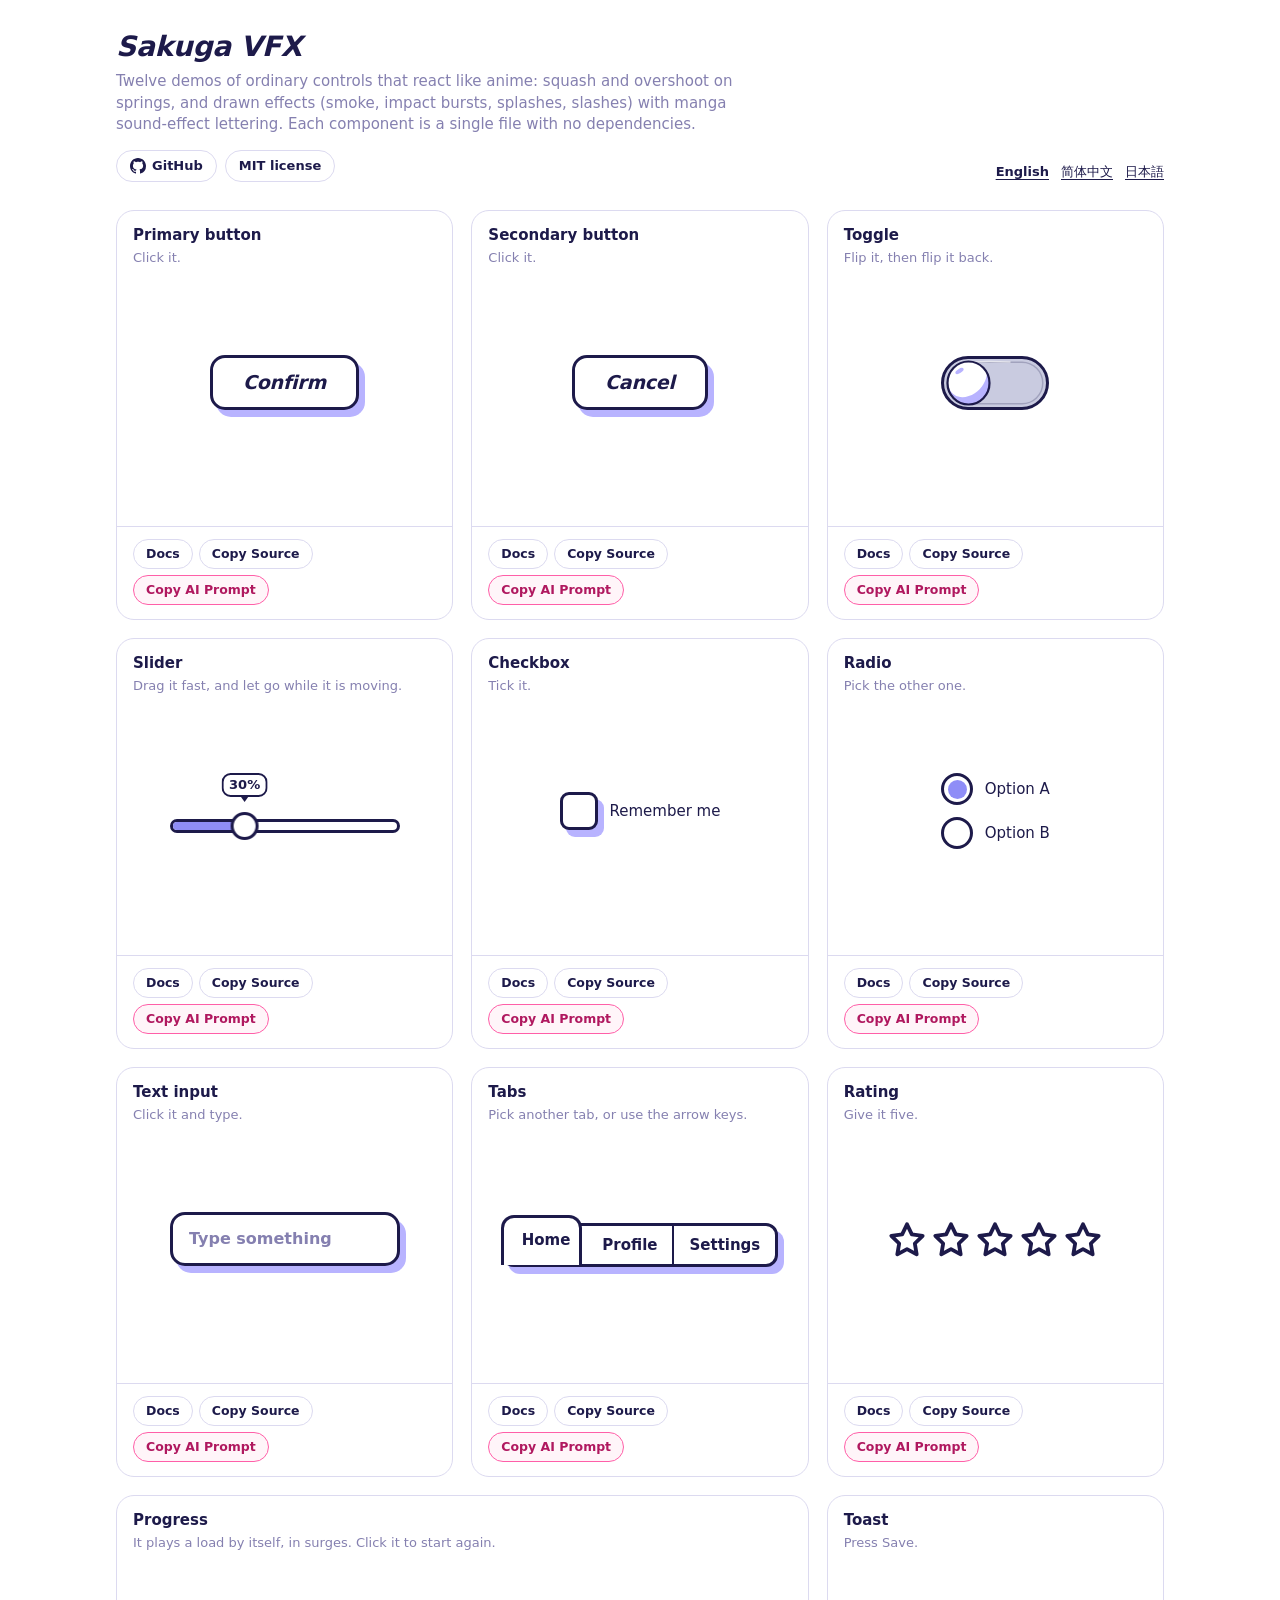
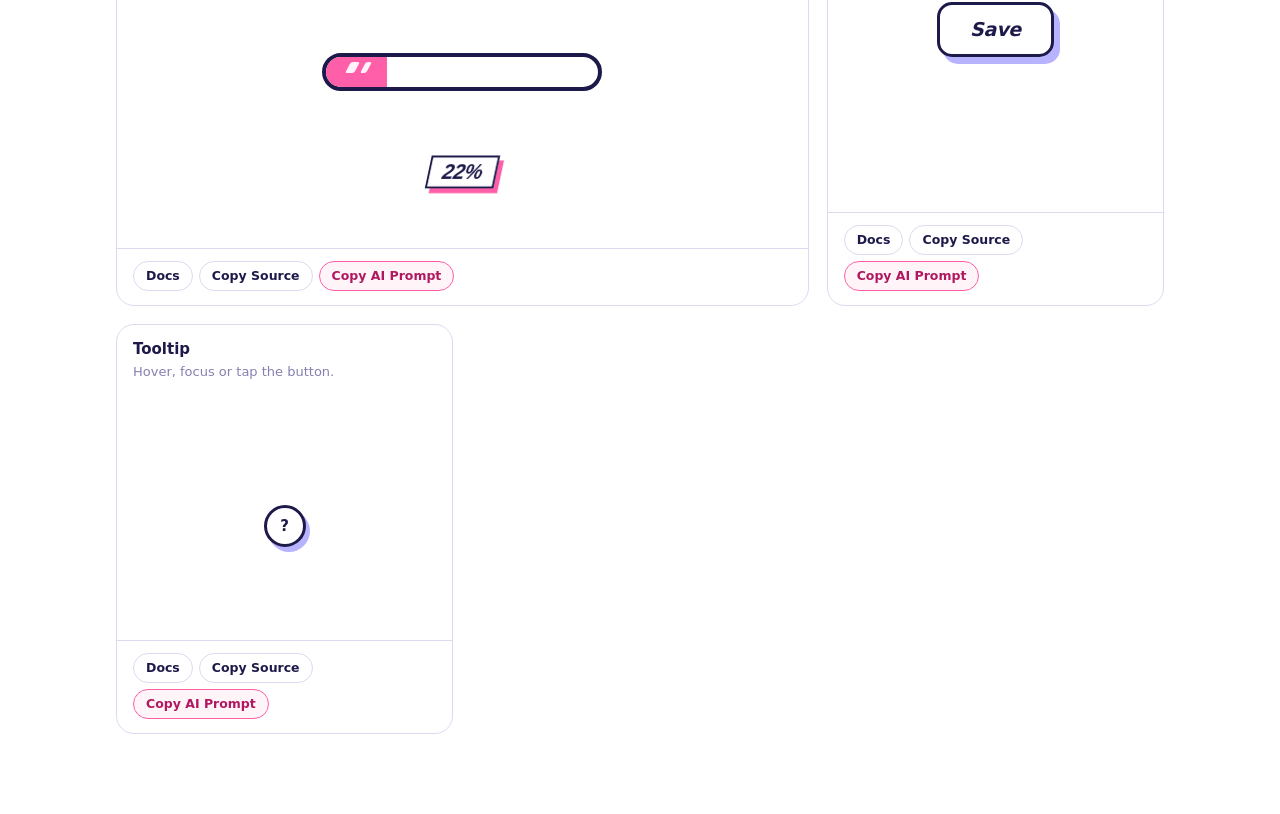
<file: index.html>
<!doctype html>
<html lang="en">
<head>
<meta charset="utf-8">
<title>Sakuga VFX</title>
<script src="i18n.js"></script>
<noscript><meta http-equiv="refresh" content="0; url=gallery/"></noscript>
</head>
<body>
<a id="gallery-link" href="gallery/" data-zh="打开组件图库" data-ja="コンポーネントギャラリーを開く">Open the gallery</a>
<script>
sakugaSite.localize();
const galleryLink = document.getElementById('gallery-link');
galleryLink.href = sakugaSite.link(`gallery/${location.search}${location.hash}`);
location.replace(galleryLink.href);
</script>
</body>
</html>
</file>
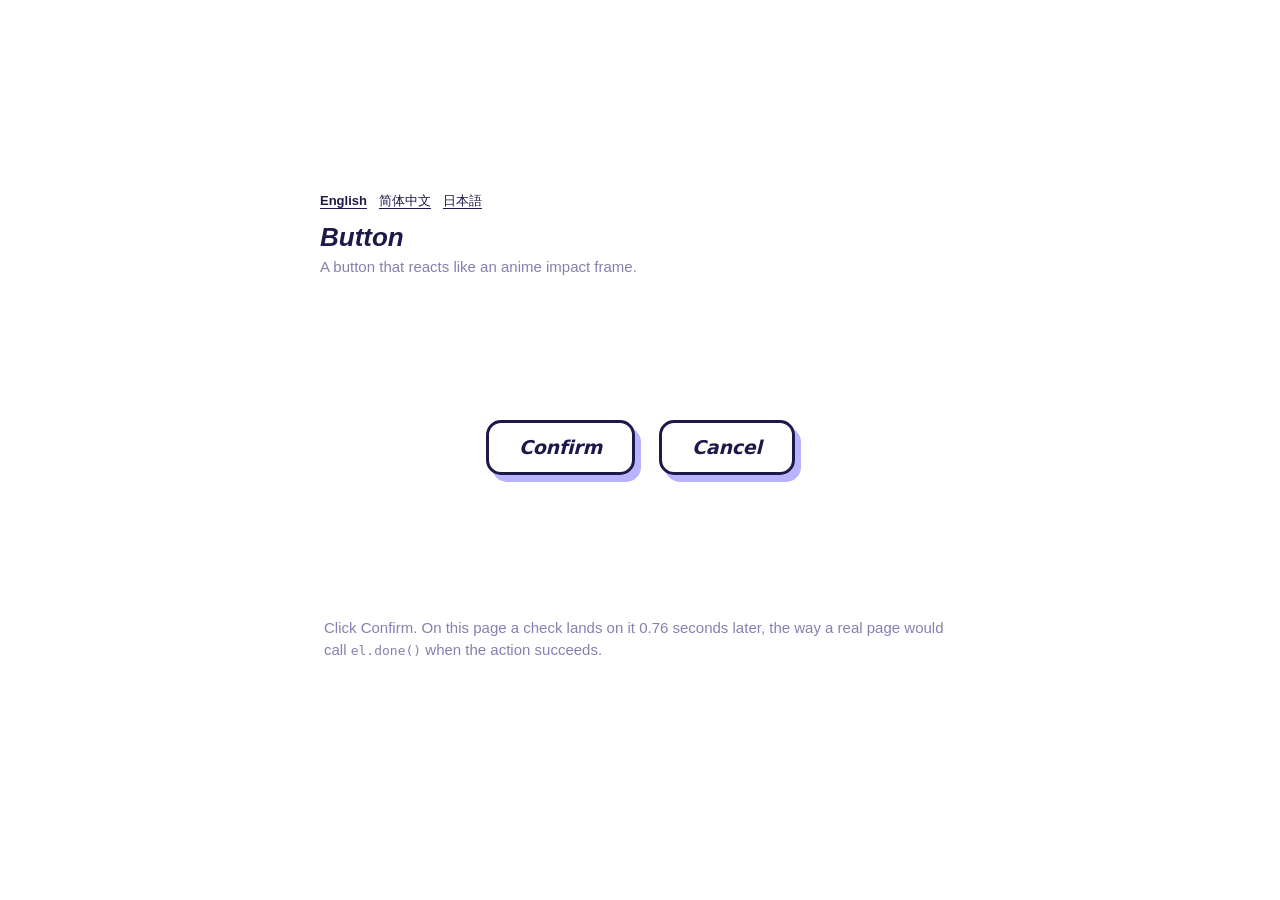
<file: button/index.html>
<!doctype html>
<html lang="en">
<head>
<meta charset="utf-8">
<meta name="viewport" content="width=device-width, initial-scale=1">
<title data-zh="Sakuga 按钮" data-ja="Sakuga ボタン">Sakuga Button</title>
<script src="../i18n.js"></script>
<link rel="stylesheet" href="../i18n.css">
<style>
  :root { --page: #ffffff; --text: #1d1a4a; --mute: #8580b0; }
  html { overflow-x: clip; background: var(--page); }
  body { margin: 0; min-height: 100vh; display: grid; place-items: center; background: var(--page); color: var(--text); font: 15px/1.45 -apple-system, "Helvetica Neue", "Segoe UI", sans-serif; overflow-x: clip; }
  main { width: min(640px, 100vw - 32px); padding: 40px 0 60px; }
  h1 { margin: 0; font: italic 800 26px/1.1 "Avenir Next", "Nunito", -apple-system, "Segoe UI", sans-serif; }
  .sub { margin: 4px 0 0; color: var(--mute); }
  .stage { display: flex; flex-wrap: wrap; align-items: center; justify-content: center; gap: 24px; min-height: 260px; padding: 40px 0; }
  .hint, .said { margin: 0 4px; color: var(--mute); } .said { min-height: 1.45em; margin-top: 8px; font-size: 13px; }
  code { font-size: 13px; }
  .embed body { place-items: start center; min-height: 0; } .embed h1, .embed .sub, .embed .hint { display: none; } .embed main { padding: 0; }
</style>
</head>
<body>
<main>
  <nav data-language-switch></nav>
  <h1 data-zh="按钮" data-ja="ボタン">Button</h1>
  <p class="sub" data-zh="按下按钮，像动画里的冲击帧一样迸发特效。" data-ja="ボタンを押すと、アニメのインパクトフレームのような演出が弾けます。">A button that reacts like an anime impact frame.</p>
  <div class="stage">
  <sakuga-button id="el" data-i18n="confirm">Confirm</sakuga-button>
  <sakuga-button variant="secondary" id="el2" data-i18n="cancel">Cancel</sakuga-button>
  </div>
  <p class="hint"><span data-zh="点击「确认」，0.76 秒后按钮会出现对勾。在实际页面中，操作成功后可以调用 " data-ja="「確定」を押すと、0.76 秒後にチェックマークが表示されます。実際のページでは、処理が成功したときに ">Click Confirm. On this page a check lands on it 0.76 seconds later, the way a real page would call </span><code>el.done()</code><span data-zh=" 来显示对勾。" data-ja=" を呼び出すと表示できます。"> when the action succeeds.</span></p>
  <p class="said" aria-live="polite"></p>
</main>
<script>
const { t, localize } = sakugaSite;
localize();
const el = document.getElementById('el'), el2 = document.getElementById('el2');
const say = (key) => { document.querySelector('.said').textContent = t(key); };
el.addEventListener('click', () => { say('clicked'); setTimeout(() => el.done(), 760); });
el2.addEventListener('click', () => say('canceled'));
</script>
<script src="button.js"></script>
</body>
</html>
</file>
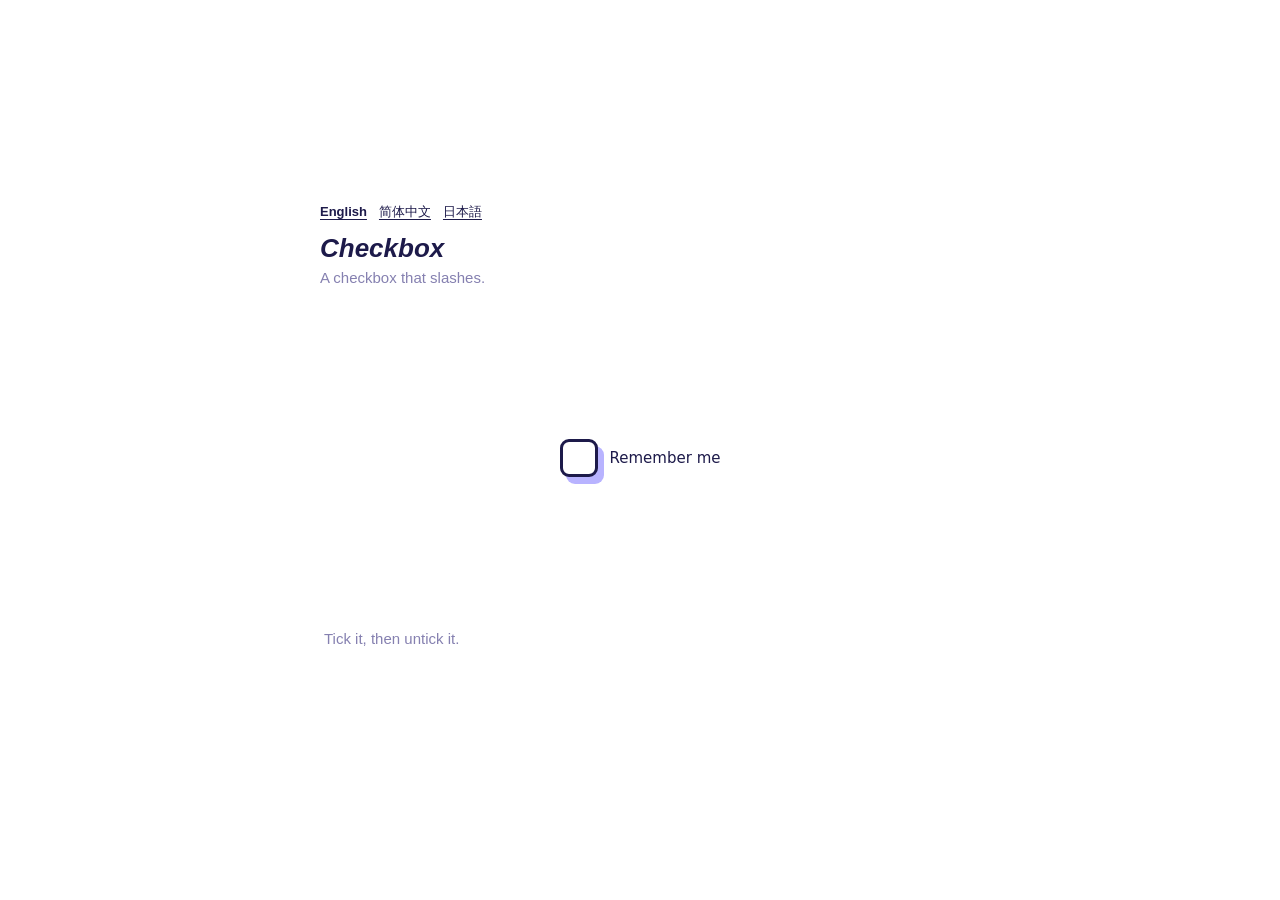
<file: checkbox/index.html>
<!doctype html>
<html lang="en">
<head>
<meta charset="utf-8">
<meta name="viewport" content="width=device-width, initial-scale=1">
<title data-zh="Sakuga 复选框" data-ja="Sakuga チェックボックス">Sakuga Checkbox</title>
<script src="../i18n.js"></script>
<link rel="stylesheet" href="../i18n.css">
<style>
  :root { --page: #ffffff; --text: #1d1a4a; --mute: #8580b0; }
  html { overflow-x: clip; background: var(--page); }
  body { margin: 0; min-height: 100vh; display: grid; place-items: center; background: var(--page); color: var(--text); font: 15px/1.45 -apple-system, "Helvetica Neue", "Segoe UI", sans-serif; overflow-x: clip; }
  main { width: min(640px, 100vw - 32px); padding: 40px 0 60px; }
  h1 { margin: 0; font: italic 800 26px/1.1 "Avenir Next", "Nunito", -apple-system, "Segoe UI", sans-serif; }
  .sub { margin: 4px 0 0; color: var(--mute); }
  .stage { display: flex; flex-wrap: wrap; align-items: center; justify-content: center; gap: 24px; min-height: 260px; padding: 40px 0; }
  .hint, .said { margin: 0 4px; color: var(--mute); } .said { min-height: 1.45em; margin-top: 8px; font-size: 13px; }
  code { font-size: 13px; }
  .embed body { place-items: start center; min-height: 0; } .embed h1, .embed .sub, .embed .hint { display: none; } .embed main { padding: 0; }
</style>
</head>
<body>
<main>
  <nav data-language-switch></nav>
  <h1 data-zh="复选框" data-ja="チェックボックス">Checkbox</h1>
  <p class="sub" data-zh="勾选时会划出斩击特效的复选框。" data-ja="チェックを入れると斬撃が走るチェックボックスです。">A checkbox that slashes.</p>
  <div class="stage">
  <sakuga-checkbox id="el" data-i18n="rememberMe">Remember me</sakuga-checkbox>
  </div>
  <p class="hint" data-zh="勾选复选框，再取消勾选。" data-ja="チェックを入れてから、外してみてください。">Tick it, then untick it.</p>
  <p class="said" aria-live="polite"></p>
</main>
<script>
const { t, localize } = sakugaSite;
localize();
const el = document.getElementById('el'), said = document.querySelector('.said');
el.addEventListener('change', () => { said.textContent = t(el.checked ? 'checked' : 'unchecked'); });
</script>
<script src="checkbox.js"></script>
</body>
</html>
</file>
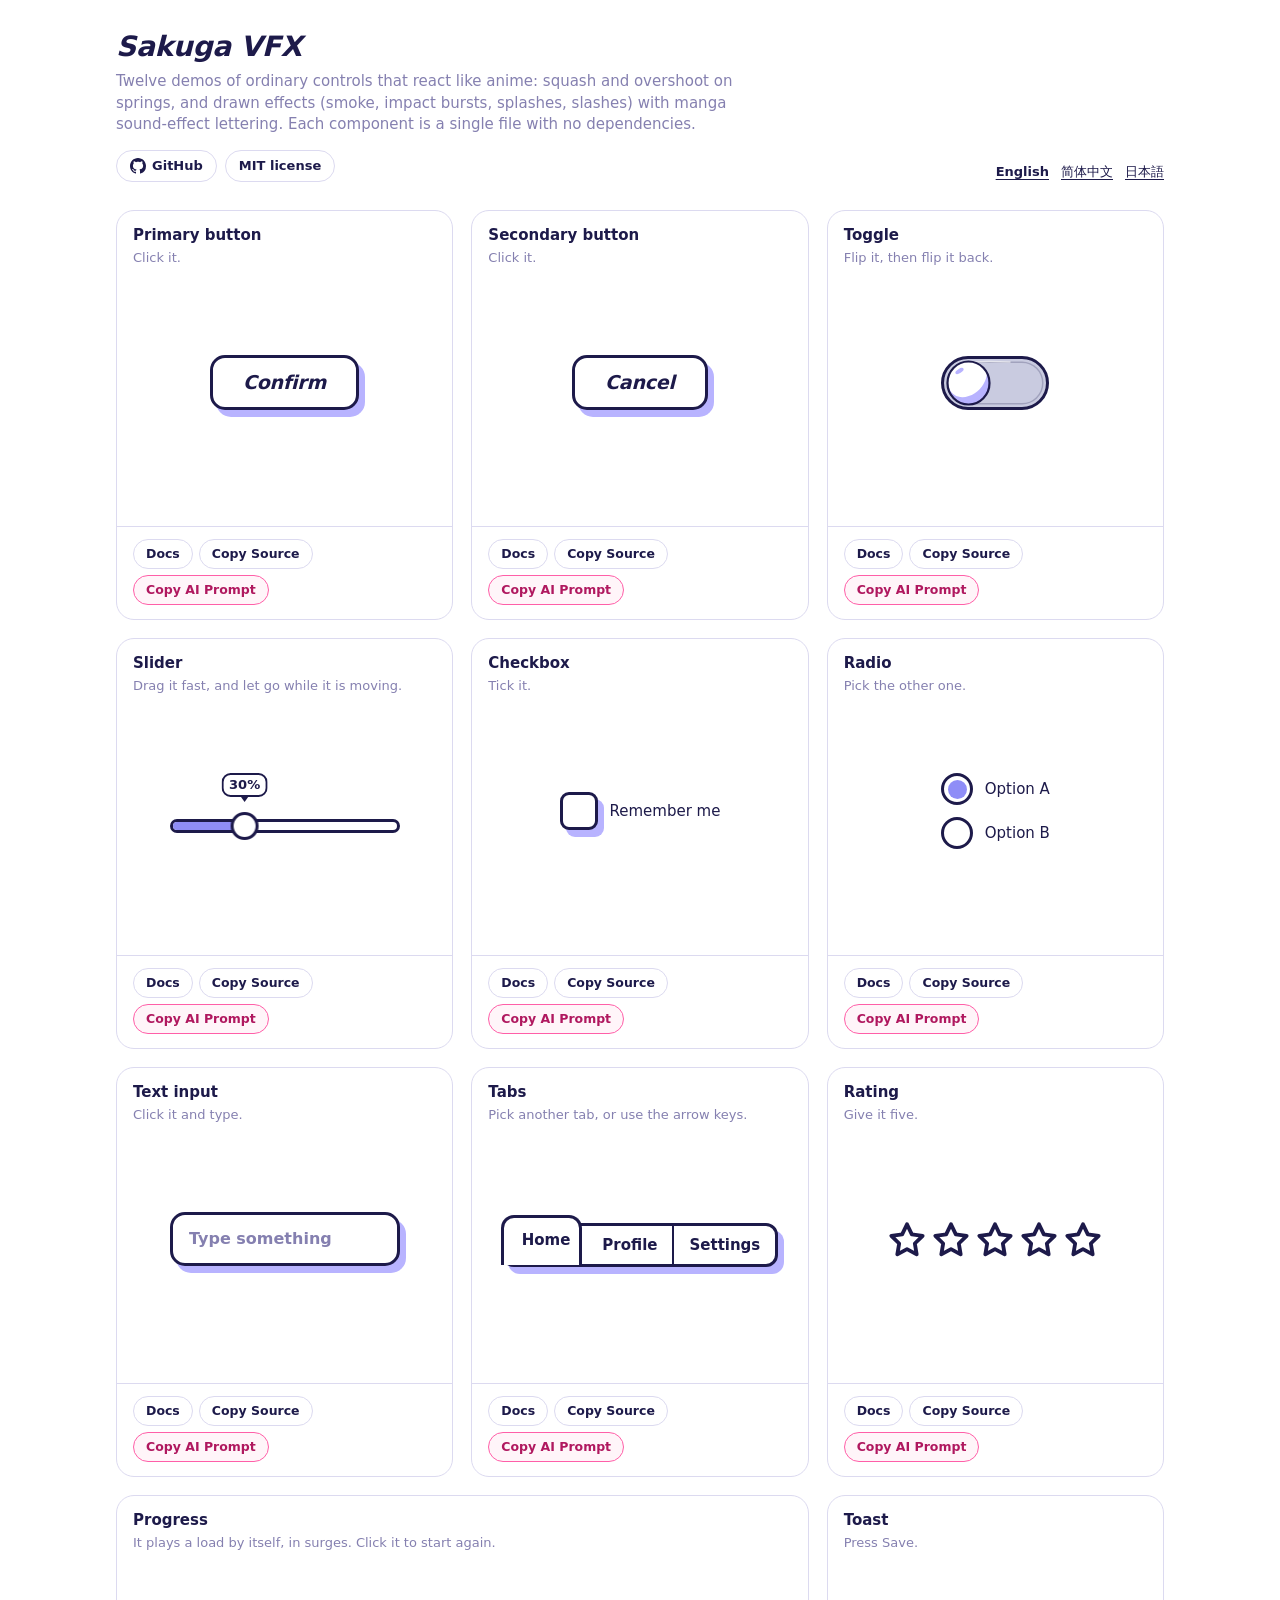
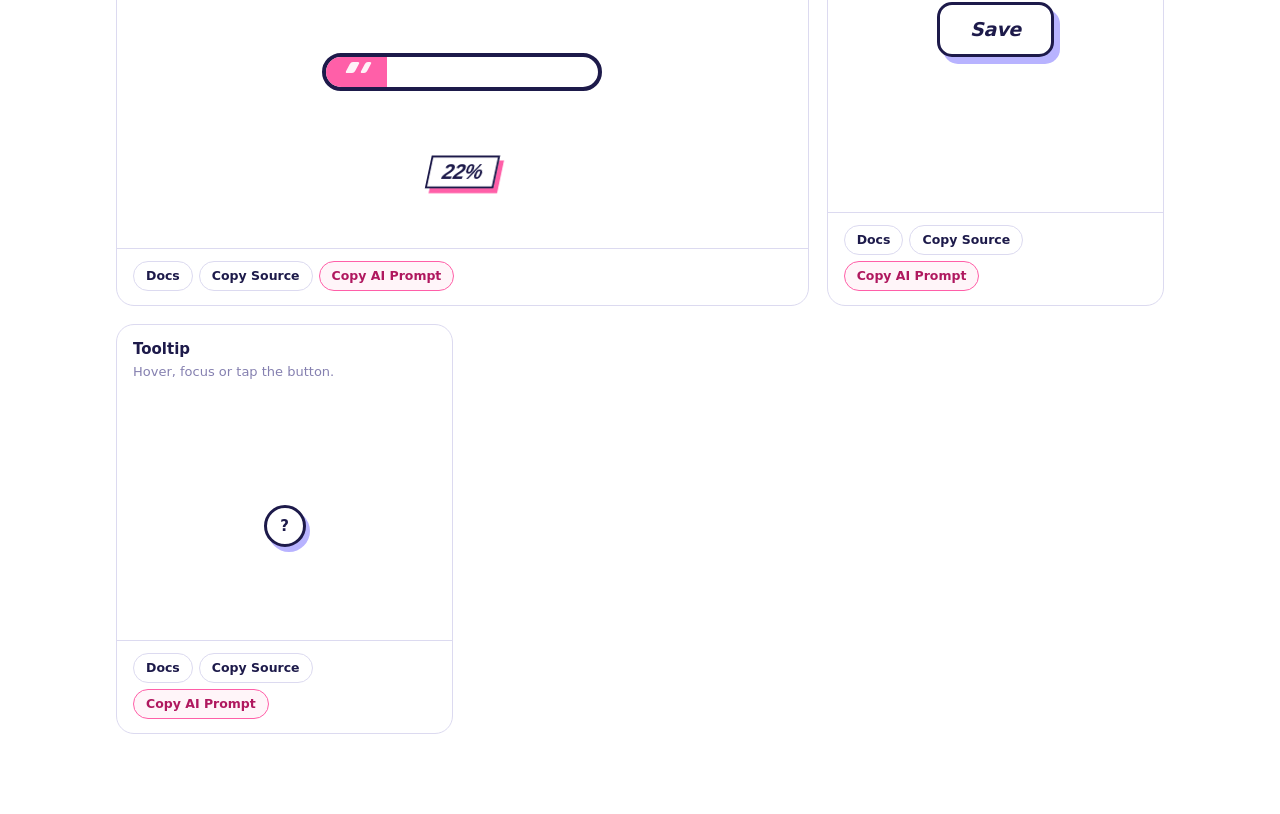
<file: gallery/index.html>
<!doctype html>
<html lang="en">
<head>
<meta charset="utf-8">
<meta name="viewport" content="width=device-width, initial-scale=1, viewport-fit=cover">
<title data-zh="Sakuga VFX 组件图库" data-ja="Sakuga VFX コンポーネントギャラリー">Sakuga VFX</title>
<script src="../i18n.js"></script>
<link rel="stylesheet" href="../i18n.css">
<style>
  :root { --page: #ffffff; --text: #1d1a4a; --mute: #8580b0; --line: #dcdaf0; }
  * { box-sizing: border-box; }
  html { -webkit-text-size-adjust: 100%; overflow-x: clip; background: var(--page); }
  body { margin: 0; color: var(--text); background: var(--page); font: 500 15px/1.45 -apple-system, BlinkMacSystemFont, "Inter", "Segoe UI", system-ui, sans-serif; -webkit-font-smoothing: antialiased; overflow-x: clip; transition: background .2s, color .2s; }
  a { color: inherit; }
  button { font: inherit; color: inherit; }
  .wrap { max-width: 1080px; margin: 0 auto; padding: 32px 16px 80px; }
  header { display: flex; flex-wrap: wrap; align-items: flex-end; justify-content: space-between; gap: 16px 24px; margin-bottom: 14px; }
  h1 { margin: 0; font: italic 800 28px/1.1 "Avenir Next", "Nunito", -apple-system, "Segoe UI", system-ui, sans-serif; letter-spacing: -.01em; }
  .lede { max-width: 640px; margin: 8px 0 0; color: var(--mute); }
  .links { display: flex; flex-wrap: wrap; gap: 8px; margin: 14px 0 0; }
  .pill { display: inline-flex; align-items: center; gap: 6px; height: 32px; padding: 0 13px; border: 1.5px solid var(--line); border-radius: 999px; background: none; font-size: 13px; font-weight: 600; text-decoration: none; cursor: pointer; }
  .pill:hover { border-color: var(--text); }
  :focus-visible { outline: 2.5px solid #ff5fa8; outline-offset: 3px; }
  .grid { display: grid; grid-template-columns: repeat(auto-fit, minmax(min(100%, 300px), 1fr)); gap: 18px; margin-top: 28px; grid-auto-flow: dense; }
  .card { display: flex; flex-direction: column; min-width: 0; border: 1.5px solid var(--line); border-radius: 18px; }
  .card.wide { grid-column: span 2; }
  .card h2 { margin: 0; padding: 14px 16px 0; font-size: 15px; font-weight: 700; }
  .card .how { margin: 2px 0 0; padding: 0 16px; color: var(--mute); font-size: 13px; }
  .stage { flex: 1; display: grid; grid-template-columns: minmax(0, 1fr); place-items: center; min-height: 230px; padding: 24px 16px; }
  .stage.row { display: flex; flex-wrap: wrap; align-items: center; justify-content: center; gap: 22px; }
  .said { min-height: 1.45em; margin: 0; padding: 0 16px; color: var(--mute); font-size: 13px; text-align: center; }
  .acts { display: flex; flex-wrap: wrap; gap: 6px; padding: 12px 16px 14px; border-top: 1.5px solid var(--line); margin-top: 10px; }
  .acts .pill { height: 30px; min-height: 30px; padding: 0 12px; font-size: 12.5px; white-space: nowrap; }
  .acts .pill.ai { border-color: #ff5fa8; background: #fff5f9; color: #b0185f; }
  .acts .pill.ai:hover { border-color: #b0185f; background: #ffe9f3; }
  /* One step above the effects layer (canvas.sakuga-fx sits at 2147483000 in core.js), so global notices stay readable. */
  #copy-toast { position: fixed; left: 50%; bottom: max(20px, env(safe-area-inset-bottom)); z-index: 2147483001; width: min(340px, calc(100vw - 32px)); transform: translateX(-50%); pointer-events: none; }
  #copy-toast::part(toast) { width: 100%; height: auto; min-height: 56px; white-space: normal; pointer-events: auto; }
  .pill svg { width: 16px; height: 16px; flex: none; fill: currentColor; }
  .toastwrap { position: relative; display: grid; justify-items: center; gap: 22px; }
  @media (max-width: 680px) { .card.wide { grid-column: auto; } }
</style>
<script src="../button/button.js" defer></script>
<script src="../toggle/toggle.js" defer></script>
<script src="../slider/slider.js" defer></script>
<script src="../checkbox/checkbox.js" defer></script>
<script src="../radio/radio.js" defer></script>
<script src="../input/input.js" defer></script>
<script src="../tabs/tabs.js" defer></script>
<script src="../progress/progress.js" defer></script>
<script src="../rating/rating.js" defer></script>
<script src="../toast/toast.js" defer></script>
<script src="../tooltip/tooltip.js" defer></script>
</head>
<body>
<div class="wrap">
  <header>
    <div>
      <h1>Sakuga VFX</h1>
      <p class="lede" data-zh="12 个演示让日常控件像动画一样回应操作：它们会变形、回弹，还会带起烟雾、冲击波、水花和斩击，配上漫画拟声字。每个组件都是一个独立文件，无需依赖。" data-ja="おなじみの UI がアニメのように反応する 12 のデモ。操作に合わせてつぶれたり跳ね返ったりし、煙や衝撃波、水しぶき、斬撃に漫画風の描き文字が重なります。各コンポーネントは依存関係のない単一ファイルです。">Twelve demos of ordinary controls that react like anime: squash and overshoot on springs, and drawn effects (smoke, impact bursts, splashes, slashes) with manga sound-effect lettering. Each component is a single file with no dependencies.</p>
      <p class="links">
        <a class="pill" href="https://github.com/chenlongapps/sakuga-vfx-i18n" target="_blank" rel="noopener"><svg viewBox="0 0 16 16" aria-hidden="true"><path d="M8 0C3.58 0 0 3.58 0 8c0 3.54 2.29 6.53 5.47 7.59.4.07.55-.17.55-.38 0-.19-.01-.82-.01-1.49-2.01.37-2.53-.49-2.69-.94-.09-.23-.48-.94-.82-1.13-.28-.15-.68-.52-.01-.53.63-.01 1.08.58 1.23.82.72 1.21 1.87.87 2.33.66.07-.52.28-.87.51-1.07-1.78-.2-3.64-.89-3.64-3.95 0-.87.31-1.59.82-2.15-.08-.2-.36-1.02.08-2.12 0 0 .67-.21 2.2.82.64-.18 1.32-.27 2-.27s1.36.09 2 .27c1.53-1.04 2.2-.82 2.2-.82.44 1.1.16 1.92.08 2.12.51.56.82 1.27.82 2.15 0 3.07-1.87 3.75-3.65 3.95.29.25.54.73.54 1.48 0 1.07-.01 1.93-.01 2.2 0 .21.15.46.55.38A8.01 8.01 0 0 0 16 8c0-4.42-3.58-8-8-8Z"/></svg><span data-zh="GitHub 仓库" data-ja="GitHub リポジトリ">GitHub</span></a>
        <a class="pill" href="https://github.com/chenlongapps/sakuga-vfx-i18n/blob/main/LICENSE" target="_blank" rel="noopener" data-zh="MIT 许可证" data-ja="MIT ライセンス">MIT license</a>
      </p>
    </div>
    <nav data-language-switch></nav>
  </header>
  <main class="grid" id="grid"></main>
</div>
<sakuga-toast id="copy-toast" data-i18n-dismiss-label="dismiss"></sakuga-toast>
<script>
// The gallery: every control live on one page, with its standalone source file.
const { text, t, link, localize } = sakugaSite;
const ITEMS = [
  { id: 'button', component: 'Button', variant: 'primary', name: text('Primary button', '主按钮', 'プライマリボタン'), how: text('Click it.', '点击按钮。', 'ボタンを押してみてください。'),
    html: '<sakuga-button data-demo="primary" data-i18n="confirm">Confirm</sakuga-button>' },
  { id: 'button', component: 'Button', variant: 'secondary', name: text('Secondary button', '次要按钮', 'セカンダリボタン'), how: text('Click it.', '点击按钮。', 'ボタンを押してみてください。'),
    html: '<sakuga-button variant="secondary" data-i18n="cancel">Cancel</sakuga-button>' },
  { id: 'toggle', component: 'Toggle', name: text('Toggle', '开关', 'トグルスイッチ'), how: text('Flip it, then flip it back.', '打开开关，再关上。', 'スイッチをオンにしてから、オフに戻してみてください。'),
    html: '<sakuga-toggle label="Notifications" data-i18n-label="notifications"></sakuga-toggle>' },
  { id: 'slider', component: 'Slider', name: text('Slider', '滑块', 'スライダー'), how: text('Drag it fast, and let go while it is moving.', '快速拖动滑块，在它移动时松手。', 'つまみをすばやくドラッグし、動かしながら離してみてください。'),
    html: '<sakuga-slider value="30" label="Volume" data-i18n-label="volume"></sakuga-slider>' },
  { id: 'checkbox', component: 'Checkbox', name: text('Checkbox', '复选框', 'チェックボックス'), how: text('Tick it.', '勾选复选框。', 'チェックを入れてみてください。'),
    html: '<sakuga-checkbox data-i18n="rememberMe">Remember me</sakuga-checkbox>' },
  { id: 'radio', component: 'Radio', name: text('Radio', '单选框', 'ラジオボタン'), how: text('Pick the other one.', '选择另一个选项。', 'もう一方の選択肢を選んでみてください。'),
    html: '<sakuga-radio label="Plan" data-i18n-label="plan"><option value="a" selected data-i18n="optionA">Option A</option><option value="b" data-i18n="optionB">Option B</option></sakuga-radio>' },
  { id: 'input', component: 'Input', name: text('Text input', '文本输入框', 'テキスト入力欄'), how: text('Click it and type.', '点击输入框并输入文字。', '入力欄をクリックして文字を入力してください。'),
    html: '<sakuga-input label="Text" placeholder="Type something" data-i18n-label="inputText" data-i18n-placeholder="inputPlaceholder"></sakuga-input>' },
  { id: 'tabs', component: 'Tabs', name: text('Tabs', '选项卡', 'タブ'), how: text('Pick another tab, or use the arrow keys.', '点击其他选项卡，或用方向键切换。', '別のタブを選ぶか、矢印キーで切り替えてください。'),
    html: '<sakuga-tabs label="Sections" data-i18n-label="sections"><option value="Home" data-i18n="home">Home</option><option value="Profile" data-i18n="profile">Profile</option><option value="Settings" data-i18n="settings">Settings</option></sakuga-tabs>' },
  { id: 'progress', component: 'Progress', name: text('Progress', '进度', 'プログレスバー'), how: text('It plays a load by itself, in surges. Click it to start again.', '进度条会自动分段前进，点击可重新开始。', '読み込みが進む様子を自動で再生します。クリックすると最初からやり直せます。'),
    html: '<sakuga-progress demo label="Loading" data-i18n-label="loading" data-i18n-done-label="complete"></sakuga-progress>', wide: true },
  { id: 'rating', component: 'Rating', name: t('rating'), how: text('Give it five.', '试试点亮五颗星。', '星を 5 つ付けてみてください。'),
    html: '<sakuga-rating label="Rating" data-i18n-label="rating" data-i18n-star-label="starLabel"></sakuga-rating>' },
  { id: 'toast', component: 'Toast', name: text('Toast', '轻提示', 'トースト通知'), how: text('Press Save.', '点击「保存」。', '「保存」を押してください。'),
    html: '<div class="toastwrap"><sakuga-button variant="secondary" data-demo="save" data-i18n="save">Save</sakuga-button><sakuga-toast data-i18n-dismiss-label="dismiss"></sakuga-toast></div>' },
  { id: 'tooltip', component: 'Tooltip', name: text('Tooltip', '工具提示', 'ツールチップ'), how: text('Hover, focus or tap the button.', '将鼠标悬停在按钮上、用键盘聚焦，或轻触按钮。', 'ボタンにマウスを重ねるか、フォーカスするか、タップしてください。'),
    html: '<sakuga-tooltip text="Helpful hint!" data-i18n-text="helpfulHint" data-i18n-label="help"></sakuga-tooltip>' },
];

const REPOSITORY = 'https://github.com/chenlongapps/sakuga-vfx-i18n';
const RAW_ROOT = 'https://raw.githubusercontent.com/chenlongapps/sakuga-vfx-i18n/main';
const DOC_FILE = sakugaSite.lang === 'zh-CN' ? 'README.zh-CN.md' : sakugaSite.lang === 'ja' ? 'README.ja.md' : 'README.md';
const PROMPT_TEMPLATES = {
  en: `Please integrate the Sakuga VFX {component} component into the current project.{variant}

Repository:
{repository}

Skill:
{skill}

Component source:
{source}

Component docs:
{docs}

Implementation requirements:

1. Read the Skill and component docs to understand how the component is used, its attributes, events and animation rules.
2. Analyze the current project's stack, directory structure and visual style, and choose an appropriate integration approach.
3. Fetch and reuse the original component source; do not reimplement or simplify the animations.
4. Keep the full physics animations, Canvas effects and multilingual sound-effect lettering.
5. Adapt to the existing project's palette, layout and business logic.
6. Keep keyboard operation, accessibility support and reduced-motion settings.
7. Do not add unnecessary dependencies or change code unrelated to this task.
8. Keep the original MIT license and author attribution.
9. Verify the component's real interactions and animations after integration.`,
  zh: `请将 Sakuga VFX {component} 组件集成到当前项目中。{variant}

项目仓库：
{repository}

Skill：
{skill}

组件源码：
{source}

组件文档：
{docs}

实现要求：

1. 阅读 Skill 和组件文档，理解组件的使用方式、属性、事件及动画规范。
2. 分析当前项目的技术栈、目录结构和视觉风格，选择合适的接入方式。
3. 获取并复用原始组件源码，不要自行重新实现或简化动画效果。
4. 保留完整的物理动画、Canvas 特效及多语言拟声字支持。
5. 适配现有项目的配色、布局及业务逻辑。
6. 保留键盘操作、无障碍支持和减少动态效果设置。
7. 不引入不必要的依赖，不修改与当前任务无关的代码。
8. 保留原始 MIT 许可证及作者署名。
9. 完成接入后验证组件的实际交互与动画效果。`,
  ja: `Sakuga VFX {component} コンポーネントを現在のプロジェクトに統合してください。{variant}

リポジトリ：
{repository}

スキル：
{skill}

コンポーネントのソース：
{source}

コンポーネントのドキュメント：
{docs}

実装要件：

1. スキルとコンポーネントのドキュメントを読み、使い方、属性、イベント、アニメーションの規約を理解してください。
2. 現在のプロジェクトの技術スタック、ディレクトリ構成、ビジュアルスタイルを分析し、適切な導入方法を選んでください。
3. 元のコンポーネントのソースを取得して再利用し、アニメーションを独自に再実装したり簡略化したりしないでください。
4. 物理アニメーション、Canvas エフェクト、多言語の描き文字をそのまま残してください。
5. 既存プロジェクトの配色、レイアウト、ビジネスロジックに合わせてください。
6. キーボード操作、アクセシビリティ、prefers-reduced-motion の設定を維持してください。
7. 不要な依存関係を追加せず、このタスクと関係のないコードを変更しないでください。
8. 元の MIT ライセンスと作者のクレジットを残してください。
9. 導入後にコンポーネントの実際の操作とアニメーションを確認してください。`,
};

function aiPrompt(it) {
  const variant = it.variant && it.variant !== 'primary' ? it.variant : '';
  const values = {
    component: variant ? `${it.component} (${variant})` : it.component,
    variant: variant ? text(
      `\n\nUse the ${variant} variant, not the primary button.`,
      `\n\n请使用 ${variant} 变体，而不是主按钮。`,
      `\n\nprimary ボタンではなく ${variant} バリアントを使用してください。`,
    ) : '',
    repository: REPOSITORY,
    skill: `${RAW_ROOT}/skills/sakuga-vfx/SKILL.md`,
    source: `${RAW_ROOT}/${it.id}/${it.id}.js`,
    docs: `${RAW_ROOT}/${it.id}/${DOC_FILE}`,
  };
  return text(PROMPT_TEMPLATES.en, PROMPT_TEMPLATES.zh, PROMPT_TEMPLATES.ja)
    .replace(/\{(\w+)\}/g, (placeholder, key) => values[key] ?? placeholder);
}

const grid = document.getElementById('grid');
const copyToast = document.getElementById('copy-toast');
const showCopyToast = (message) => copyToast.show?.(message);
for (const it of ITEMS) {
  const sourceUrl = `../${it.id}/${it.id}.js`;
  const tag = `sakuga-${it.id}`;
  const card = document.createElement('section'); card.className = 'card' + (it.wide ? ' wide' : '');
  card.innerHTML = `<h2>${it.name}</h2><p class="how">${it.how}</p><div class="stage">${it.html}</div><p class="said" aria-live="polite"></p>
    <div class="acts"><a class="pill" href="${link(`../${it.id}/`)}">${t('docs')}</a><button class="pill" type="button" data-copy-source>${t('copySource')}</button><button class="pill ai" type="button" data-copy-prompt>${t('copyPrompt')}</button></div>`;
  const said = card.querySelector('.said');
  const sourceButton = card.querySelector('[data-copy-source]');
  sourceButton.addEventListener('click', async () => {
    try {
      const response = await fetch(sourceUrl);
      if (!response.ok) throw new Error(`Could not load ${sourceUrl}`);
      await copy(await response.text(), sourceButton);
      flash(sourceButton, t('copiedShort'));
      showCopyToast(t('sourceCopied'));
    } catch {
      flash(sourceButton, t('copyFailed'));
      showCopyToast(t('copyFailed'));
    }
  });
  const promptButton = card.querySelector('[data-copy-prompt]');
  promptButton.addEventListener('click', async () => {
    try {
      await copy(aiPrompt(it), promptButton);
      flash(promptButton, t('promptCopied'));
      showCopyToast(t('promptCopied'));
    } catch {
      flash(promptButton, t('copyFailed'));
      showCopyToast(t('copyFailed'));
    }
  });
  grid.append(card);
  const el = card.querySelector(tag), say = (key, value) => { said.textContent = t(key, value); };
  if (it.id === 'button' && el.dataset.demo === 'primary') el.addEventListener('click', () => { say('clicked'); setTimeout(() => el.done(), 760); });
  else if (it.id === 'button') el.addEventListener('click', () => say('canceled'));
  else if (it.id === 'toast') card.querySelector('[data-demo=save]').addEventListener('click', () => el.show(t('saved')));
  else if (it.id === 'progress') el.addEventListener('sakuga:done', () => say('loadingDone'));
  else if (it.id === 'tabs') el.addEventListener('change', (e) => say('tabChanged', e.detail.label));
  else if (it.id === 'toggle') el.addEventListener('change', () => say(el.checked ? 'on' : 'off'));
  else if (it.id === 'checkbox') el.addEventListener('change', () => say(el.checked ? 'checked' : 'unchecked'));
  else if (it.id === 'radio') el.addEventListener('change', () => say('optionChanged', el.querySelector(`option[value="${el.value}"]`).textContent));
  else if (it.id === 'rating') el.addEventListener('change', () => say('ratingChanged', el.value));
  else if (it.id === 'slider' || it.id === 'input') el.addEventListener('change', () => say('valueChanged', el.value));
}
localize();

// Show a short confirmation on the button, then put the original label back.
function flash(button, label) {
  if (!button.dataset.label) button.dataset.label = button.textContent;
  clearTimeout(button._labelTimer);
  button.textContent = label;
  button._labelTimer = setTimeout(() => { button.textContent = button.dataset.label; }, 1800);
}

// Plain HTTP can fall back to copying a selected textarea when the Clipboard API is unavailable.
async function copy(text, button) {
  try {
    await navigator.clipboard.writeText(text);
  } catch {
    const restoreFocus = document.activeElement === button;
    const field = Object.assign(document.createElement('textarea'), { value: text });
    field.style.cssText = 'position:fixed;opacity:0';
    document.body.append(field);
    field.select();
    try {
      if (!document.execCommand('copy')) throw new Error('Clipboard unavailable');
    } finally {
      field.remove();
      if (restoreFocus) button.focus({ preventScroll: true });
    }
  }
}
</script>
</body>
</html>
</file>
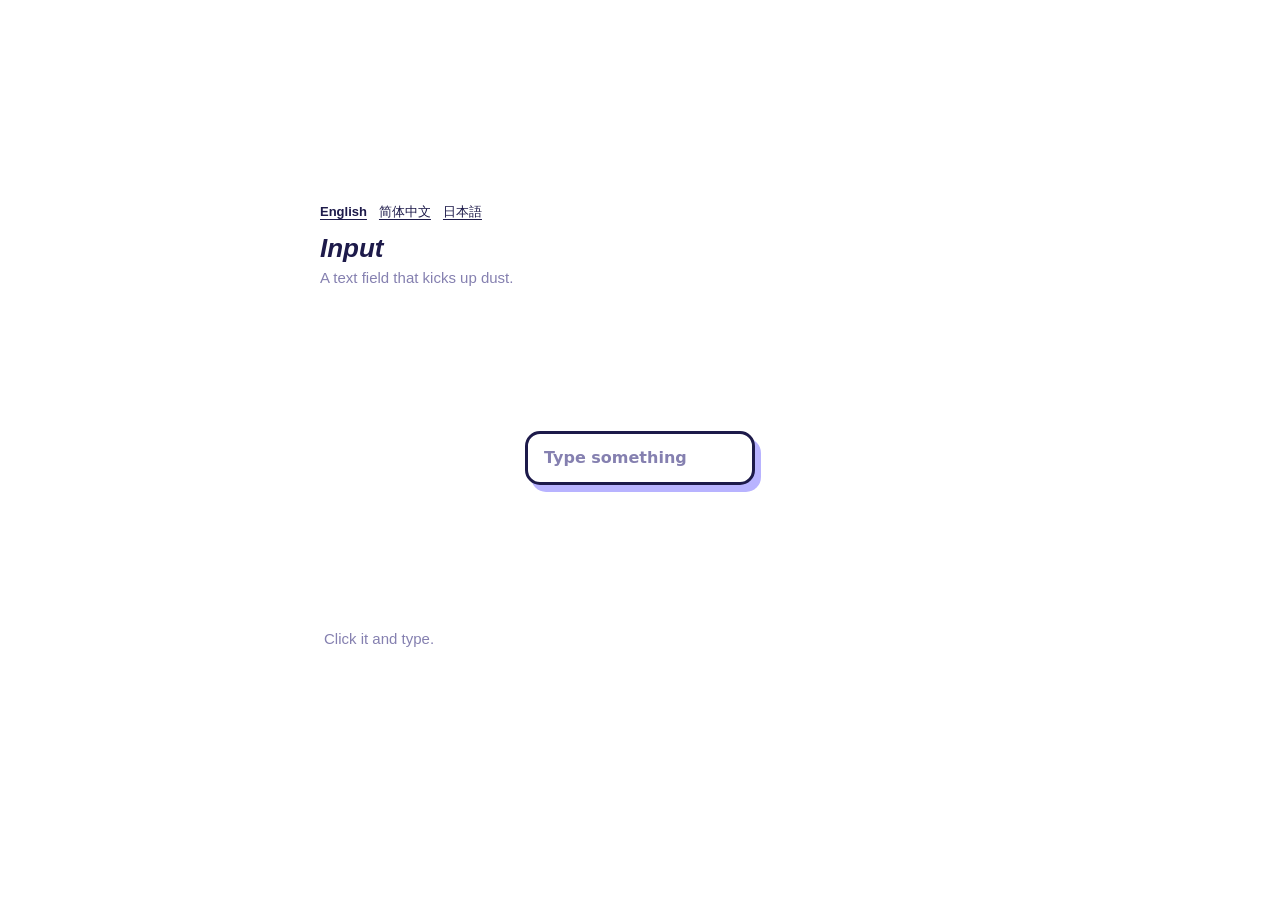
<file: input/index.html>
<!doctype html>
<html lang="en">
<head>
<meta charset="utf-8">
<meta name="viewport" content="width=device-width, initial-scale=1">
<title data-zh="Sakuga 文本输入框" data-ja="Sakuga テキスト入力欄">Sakuga Input</title>
<script src="../i18n.js"></script>
<link rel="stylesheet" href="../i18n.css">
<style>
  :root { --page: #ffffff; --text: #1d1a4a; --mute: #8580b0; }
  html { overflow-x: clip; background: var(--page); }
  body { margin: 0; min-height: 100vh; display: grid; place-items: center; background: var(--page); color: var(--text); font: 15px/1.45 -apple-system, "Helvetica Neue", "Segoe UI", sans-serif; overflow-x: clip; }
  main { width: min(640px, 100vw - 32px); padding: 40px 0 60px; }
  h1 { margin: 0; font: italic 800 26px/1.1 "Avenir Next", "Nunito", -apple-system, "Segoe UI", sans-serif; }
  .sub { margin: 4px 0 0; color: var(--mute); }
  .stage { display: flex; flex-wrap: wrap; align-items: center; justify-content: center; gap: 24px; min-height: 260px; padding: 40px 0; }
  .hint, .said { margin: 0 4px; color: var(--mute); } .said { min-height: 1.45em; margin-top: 8px; font-size: 13px; }
  code { font-size: 13px; }
  .embed body { place-items: start center; min-height: 0; } .embed h1, .embed .sub, .embed .hint { display: none; } .embed main { padding: 0; }
</style>
</head>
<body>
<main>
  <nav data-language-switch></nav>
  <h1 data-zh="文本输入框" data-ja="テキスト入力欄">Input</h1>
  <p class="sub" data-zh="输入文字时，光标位置会扬起一小团尘雾。" data-ja="文字を入力すると、カーソルの位置に小さな砂ぼこりが舞います。">A text field that kicks up dust.</p>
  <div class="stage">
  <sakuga-input id="el" label="Name" placeholder="Type something" data-i18n-label="inputName" data-i18n-placeholder="inputPlaceholder"></sakuga-input>
  </div>
  <p class="hint" data-zh="点击输入框并输入文字。" data-ja="入力欄をクリックして文字を入力してください。">Click it and type.</p>
  <p class="said" aria-live="polite"></p>
</main>
<script>
const { t, localize } = sakugaSite;
localize();
const el = document.getElementById('el'), said = document.querySelector('.said');
el.addEventListener('change', () => { said.textContent = t('valueChanged', el.value); });
</script>
<script src="input.js"></script>
</body>
</html>
</file>
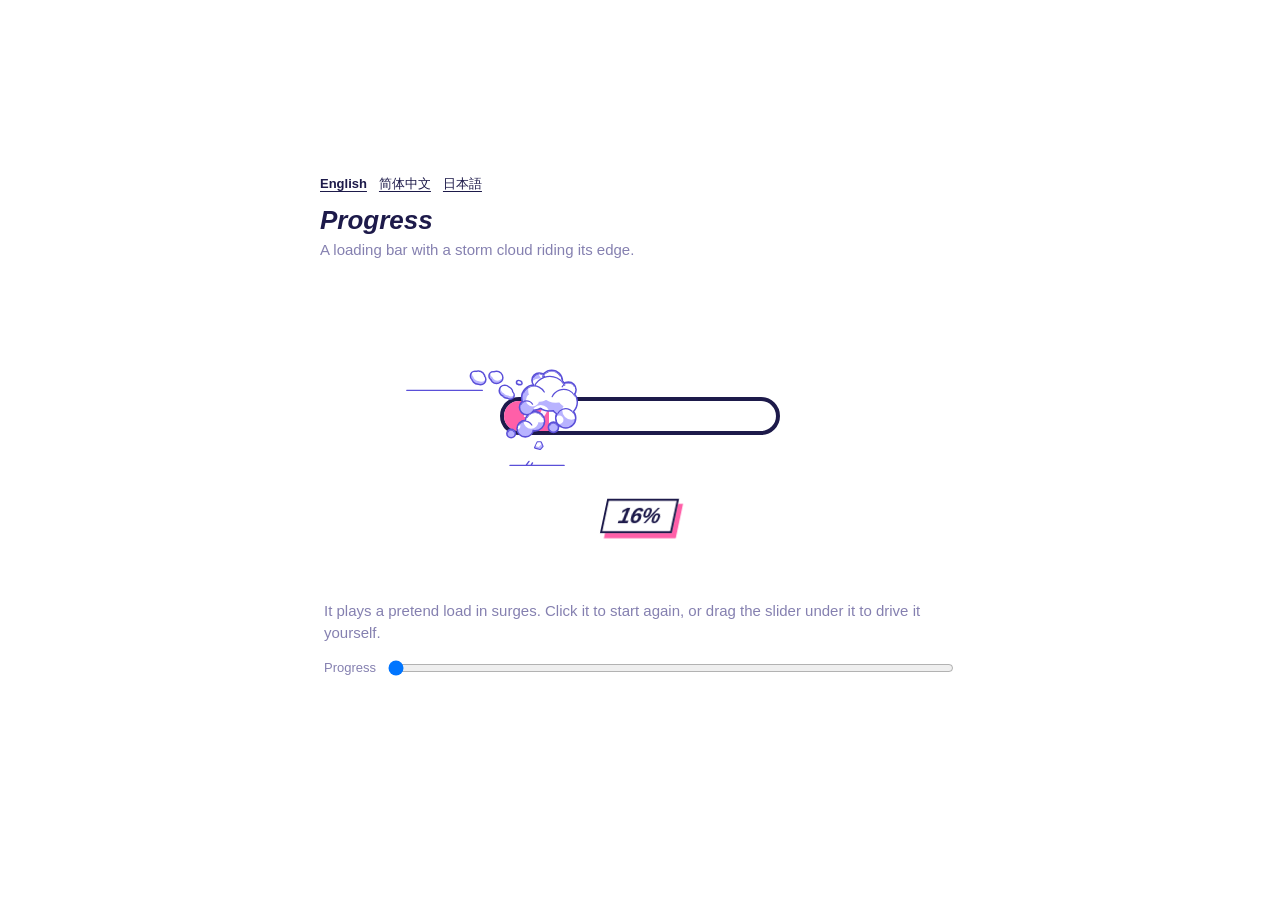
<file: progress/index.html>
<!doctype html>
<html lang="en">
<head>
<meta charset="utf-8">
<meta name="viewport" content="width=device-width, initial-scale=1">
<title data-zh="Sakuga 进度条" data-ja="Sakuga プログレスバー">Sakuga Progress</title>
<script src="../i18n.js"></script>
<link rel="stylesheet" href="../i18n.css">
<style>
  :root { --page: #ffffff; --text: #1d1a4a; --mute: #8580b0; }
  html { overflow-x: clip; background: var(--page); }
  body { margin: 0; min-height: 100vh; display: grid; place-items: center; background: var(--page); color: var(--text); font: 15px/1.45 -apple-system, "Helvetica Neue", "Segoe UI", sans-serif; overflow-x: clip; }
  main { width: min(640px, 100vw - 32px); padding: 40px 0 60px; }
  h1 { margin: 0; font: italic 800 26px/1.1 "Avenir Next", "Nunito", -apple-system, "Segoe UI", sans-serif; }
  .sub { margin: 4px 0 0; color: var(--mute); }
  .stage { display: flex; flex-wrap: wrap; align-items: center; justify-content: center; gap: 24px; min-height: 260px; padding: 40px 0; }
  .hint, .said { margin: 0 4px; color: var(--mute); } .said { min-height: 1.45em; margin-top: 8px; font-size: 13px; }
  .drive { display: flex; align-items: center; gap: 10px; margin: 14px 4px 0; color: var(--mute); font-size: 13px; } .drive input { flex: 1; }
  code { font-size: 13px; }
  .embed body { place-items: start center; min-height: 0; } .embed h1, .embed .sub, .embed .hint { display: none; } .embed main { padding: 0; }
  [hidden] { display: none !important; }
</style>
</head>
<body>
<main>
  <nav data-language-switch></nav>
  <h1 data-zh="进度条" data-ja="プログレスバー">Progress</h1>
  <p class="sub" data-zh="一团风暴云会跟着加载进度条向前移动。" data-ja="プログレスバーの先端に雷雲が乗って進みます。">A loading bar with a storm cloud riding its edge.</p>
  <div class="stage">
  <sakuga-progress id="el" demo label="Loading" data-i18n-label="loading" data-i18n-done-label="complete"></sakuga-progress>
  </div>
  <p class="hint" data-zh="演示会模拟分段加载。点击进度条可重新开始，也可以拖动下方的滑块手动调整。" data-ja="読み込みが加速と減速を繰り返すデモです。バーをクリックすると最初から再生でき、下のスライダーで進捗を調整できます。">It plays a pretend load in surges. Click it to start again, or drag the slider under it to drive it yourself.</p>
  <label class="drive" id="drive" hidden><span data-i18n="progress">Progress</span> <input type="range" min="0" max="100" value="0"></label>
  <p class="said" aria-live="polite"></p>
</main>
<script>
const { t, localize } = sakugaSite;
localize();
const el = document.getElementById('el'), said = document.querySelector('.said');
el.addEventListener('sakuga:done', () => { said.textContent = t('loadingDone'); });
</script>
<script src="progress.js"></script>
<script>
const drive = document.getElementById('drive');
drive.hidden = false; drive.querySelector('input').addEventListener('input', (e) => { el.removeAttribute('demo'); el.set(e.target.value / 100); });
</script>
</body>
</html>
</file>
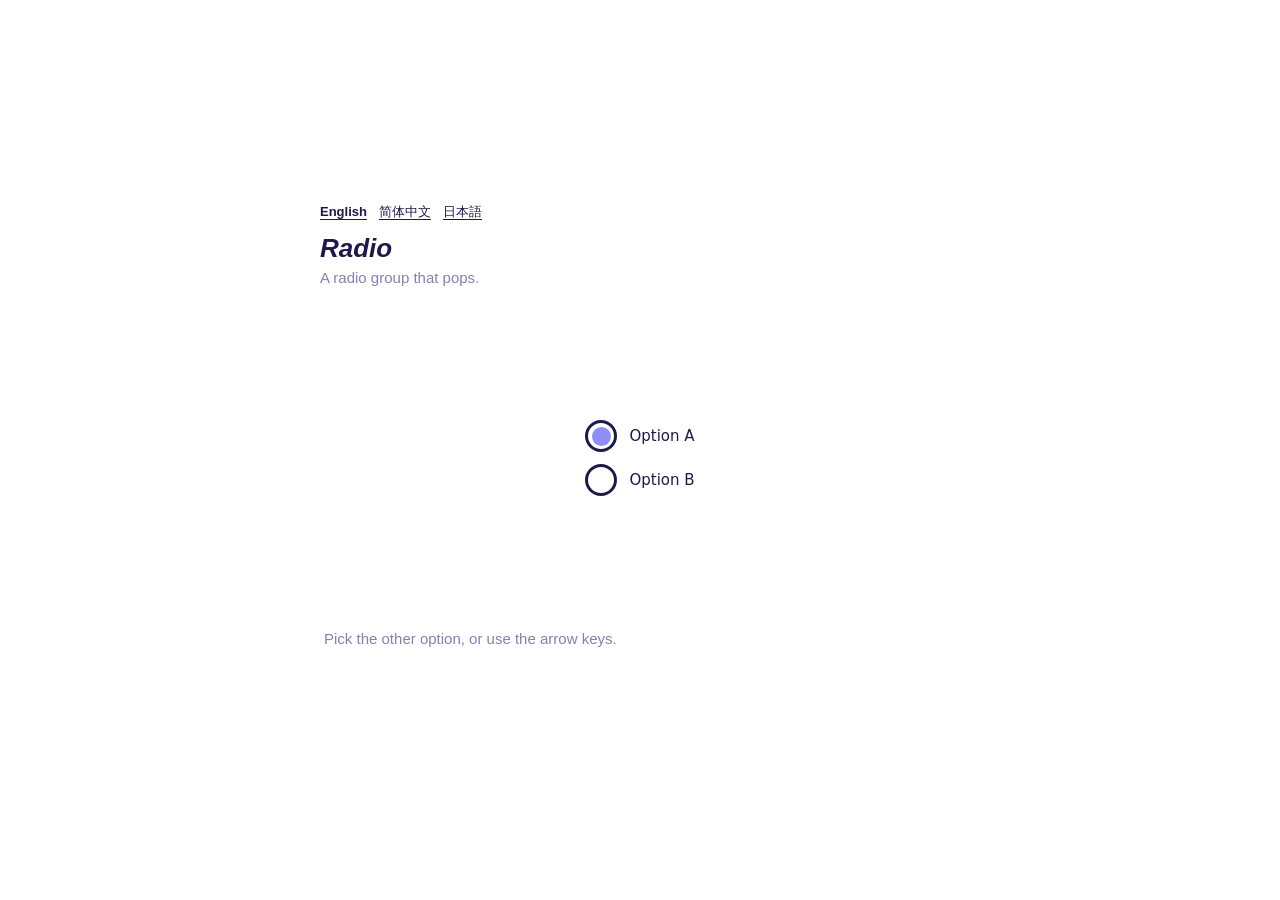
<file: radio/index.html>
<!doctype html>
<html lang="en">
<head>
<meta charset="utf-8">
<meta name="viewport" content="width=device-width, initial-scale=1">
<title data-zh="Sakuga 单选框" data-ja="Sakuga ラジオボタン">Sakuga Radio</title>
<script src="../i18n.js"></script>
<link rel="stylesheet" href="../i18n.css">
<style>
  :root { --page: #ffffff; --text: #1d1a4a; --mute: #8580b0; }
  html { overflow-x: clip; background: var(--page); }
  body { margin: 0; min-height: 100vh; display: grid; place-items: center; background: var(--page); color: var(--text); font: 15px/1.45 -apple-system, "Helvetica Neue", "Segoe UI", sans-serif; overflow-x: clip; }
  main { width: min(640px, 100vw - 32px); padding: 40px 0 60px; }
  h1 { margin: 0; font: italic 800 26px/1.1 "Avenir Next", "Nunito", -apple-system, "Segoe UI", sans-serif; }
  .sub { margin: 4px 0 0; color: var(--mute); }
  .stage { display: flex; flex-wrap: wrap; align-items: center; justify-content: center; gap: 24px; min-height: 260px; padding: 40px 0; }
  .hint, .said { margin: 0 4px; color: var(--mute); } .said { min-height: 1.45em; margin-top: 8px; font-size: 13px; }
  code { font-size: 13px; }
  .embed body { place-items: start center; min-height: 0; } .embed h1, .embed .sub, .embed .hint { display: none; } .embed main { padding: 0; }
</style>
</head>
<body>
<main>
  <nav data-language-switch></nav>
  <h1 data-zh="单选框" data-ja="ラジオボタン">Radio</h1>
  <p class="sub" data-zh="选中时圆点会弹入的单选框组。" data-ja="選ぶと丸いマークがポンと現れるラジオボタンです。">A radio group that pops.</p>
  <div class="stage">
  <sakuga-radio id="el" label="Plan" data-i18n-label="plan">
    <option value="a" selected data-i18n="optionA">Option A</option>
    <option value="b" data-i18n="optionB">Option B</option>
  </sakuga-radio>
  </div>
  <p class="hint" data-zh="选择另一个选项，或用方向键切换。" data-ja="もう一方の選択肢をクリックするか、矢印キーで切り替えてください。">Pick the other option, or use the arrow keys.</p>
  <p class="said" aria-live="polite"></p>
</main>
<script>
const { t, localize } = sakugaSite;
localize();
const el = document.getElementById('el'), said = document.querySelector('.said');
el.addEventListener('change', () => {
  const option = el.querySelector(`option[value="${el.value}"]`);
  said.textContent = t('optionChanged', option.textContent);
});
</script>
<script src="radio.js"></script>
</body>
</html>
</file>
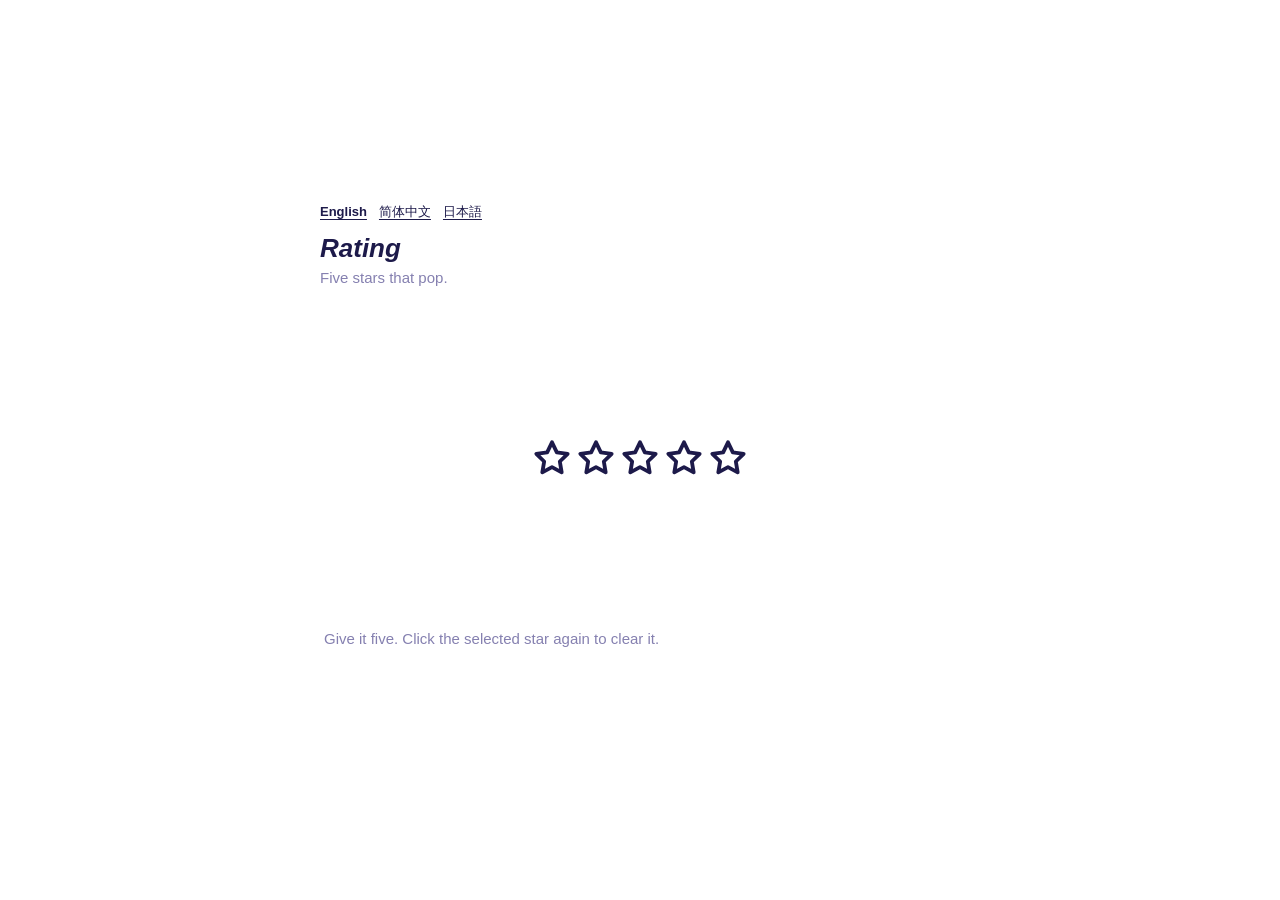
<file: rating/index.html>
<!doctype html>
<html lang="en">
<head>
<meta charset="utf-8">
<meta name="viewport" content="width=device-width, initial-scale=1">
<title data-zh="Sakuga 星级评分" data-ja="Sakuga 星評価">Sakuga Rating</title>
<script src="../i18n.js"></script>
<link rel="stylesheet" href="../i18n.css">
<style>
  :root { --page: #ffffff; --text: #1d1a4a; --mute: #8580b0; }
  html { overflow-x: clip; background: var(--page); }
  body { margin: 0; min-height: 100vh; display: grid; place-items: center; background: var(--page); color: var(--text); font: 15px/1.45 -apple-system, "Helvetica Neue", "Segoe UI", sans-serif; overflow-x: clip; }
  main { width: min(640px, 100vw - 32px); padding: 40px 0 60px; }
  h1 { margin: 0; font: italic 800 26px/1.1 "Avenir Next", "Nunito", -apple-system, "Segoe UI", sans-serif; }
  .sub { margin: 4px 0 0; color: var(--mute); }
  .stage { display: flex; flex-wrap: wrap; align-items: center; justify-content: center; gap: 24px; min-height: 260px; padding: 40px 0; }
  .hint, .said { margin: 0 4px; color: var(--mute); } .said { min-height: 1.45em; margin-top: 8px; font-size: 13px; }
  code { font-size: 13px; }
  .embed body { place-items: start center; min-height: 0; } .embed h1, .embed .sub, .embed .hint { display: none; } .embed main { padding: 0; }
</style>
</head>
<body>
<main>
  <nav data-language-switch></nav>
  <h1 data-zh="星级评分" data-ja="星評価">Rating</h1>
  <p class="sub" data-zh="评分时，星星会逐颗弹跳点亮。" data-ja="評価を付けると、星がひとつずつ弾むように光ります。">Five stars that pop.</p>
  <div class="stage">
  <sakuga-rating id="el" label="Rating" data-i18n-label="rating" data-i18n-star-label="starLabel"></sakuga-rating>
  </div>
  <p class="hint" data-zh="试试点亮五颗星，再点一次选中的星星即可清除评分。" data-ja="星を 5 つ付けてみてください。選んだ星をもう一度クリックすると、評価を取り消せます。">Give it five. Click the selected star again to clear it.</p>
  <p class="said" aria-live="polite"></p>
</main>
<script>
const { t, localize } = sakugaSite;
localize();
const el = document.getElementById('el'), said = document.querySelector('.said');
el.addEventListener('change', () => { said.textContent = t('ratingChanged', el.value); });
</script>
<script src="rating.js"></script>
</body>
</html>
</file>
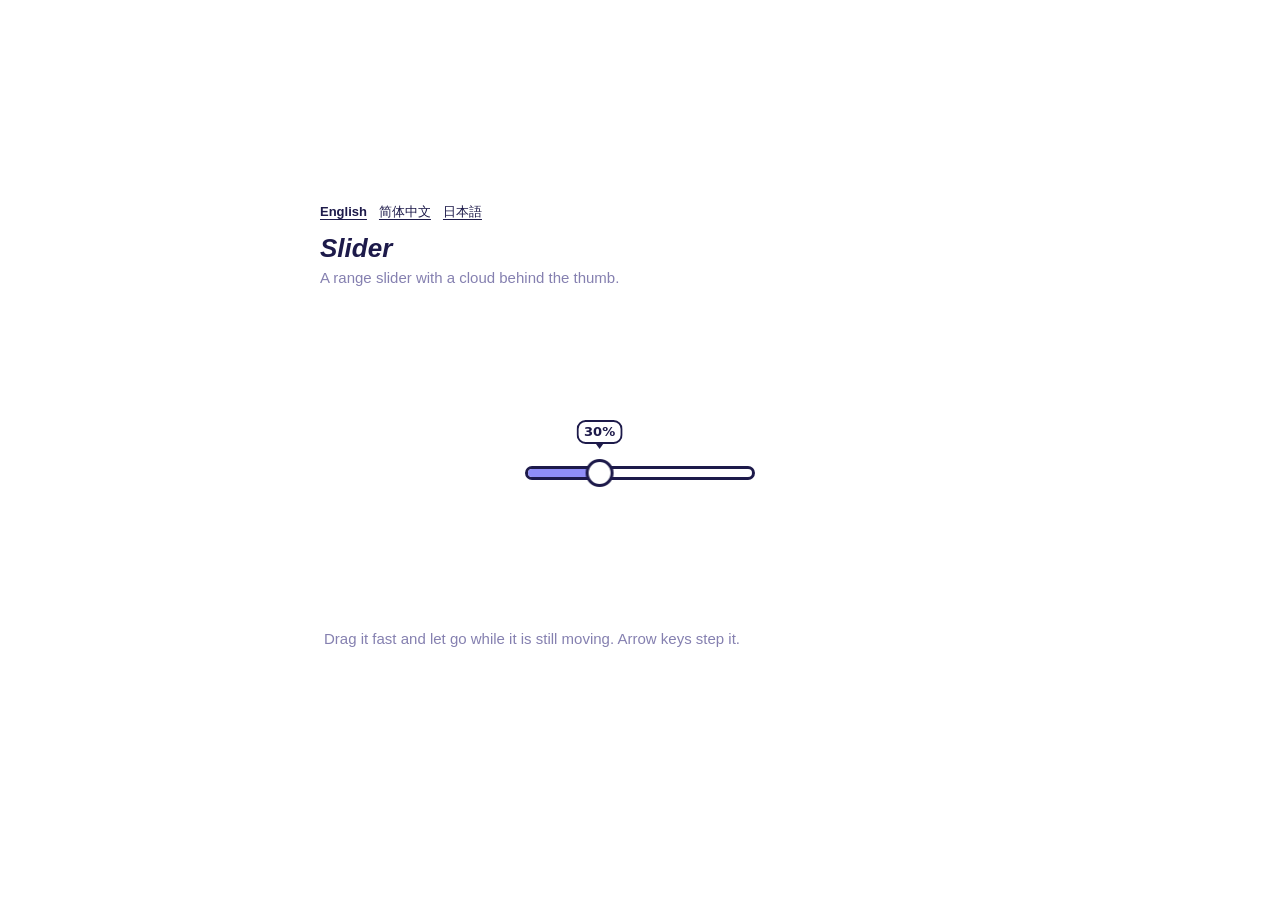
<file: slider/index.html>
<!doctype html>
<html lang="en">
<head>
<meta charset="utf-8">
<meta name="viewport" content="width=device-width, initial-scale=1">
<title data-zh="Sakuga 滑块" data-ja="Sakuga スライダー">Sakuga Slider</title>
<script src="../i18n.js"></script>
<link rel="stylesheet" href="../i18n.css">
<style>
  :root { --page: #ffffff; --text: #1d1a4a; --mute: #8580b0; }
  html { overflow-x: clip; background: var(--page); }
  body { margin: 0; min-height: 100vh; display: grid; place-items: center; background: var(--page); color: var(--text); font: 15px/1.45 -apple-system, "Helvetica Neue", "Segoe UI", sans-serif; overflow-x: clip; }
  main { width: min(640px, 100vw - 32px); padding: 40px 0 60px; }
  h1 { margin: 0; font: italic 800 26px/1.1 "Avenir Next", "Nunito", -apple-system, "Segoe UI", sans-serif; }
  .sub { margin: 4px 0 0; color: var(--mute); }
  .stage { display: flex; flex-wrap: wrap; align-items: center; justify-content: center; gap: 24px; min-height: 260px; padding: 40px 0; }
  .hint, .said { margin: 0 4px; color: var(--mute); } .said { min-height: 1.45em; margin-top: 8px; font-size: 13px; }
  code { font-size: 13px; }
  .embed body { place-items: start center; min-height: 0; } .embed h1, .embed .sub, .embed .hint { display: none; } .embed main { padding: 0; }
</style>
</head>
<body>
<main>
  <nav data-language-switch></nav>
  <h1 data-zh="滑块" data-ja="スライダー">Slider</h1>
  <p class="sub" data-zh="拖动滑块时，滑块后方会扬起一团云雾。" data-ja="つまみをドラッグすると、その後ろに雲がわき上がります。">A range slider with a cloud behind the thumb.</p>
  <div class="stage">
  <sakuga-slider id="el" value="30" label="Volume" data-i18n-label="volume"></sakuga-slider>
  </div>
  <p class="hint" data-zh="快速拖动滑块，在它移动时松手。也可以用方向键逐步调整。" data-ja="つまみをすばやくドラッグし、動かしながら離してみてください。矢印キーでも少しずつ調整できます。">Drag it fast and let go while it is still moving. Arrow keys step it.</p>
  <p class="said" aria-live="polite"></p>
</main>
<script>
const { t, localize } = sakugaSite;
localize();
const el = document.getElementById('el'), said = document.querySelector('.said');
el.addEventListener('change', () => { said.textContent = t('valueChanged', el.value); });
</script>
<script src="slider.js"></script>
</body>
</html>
</file>
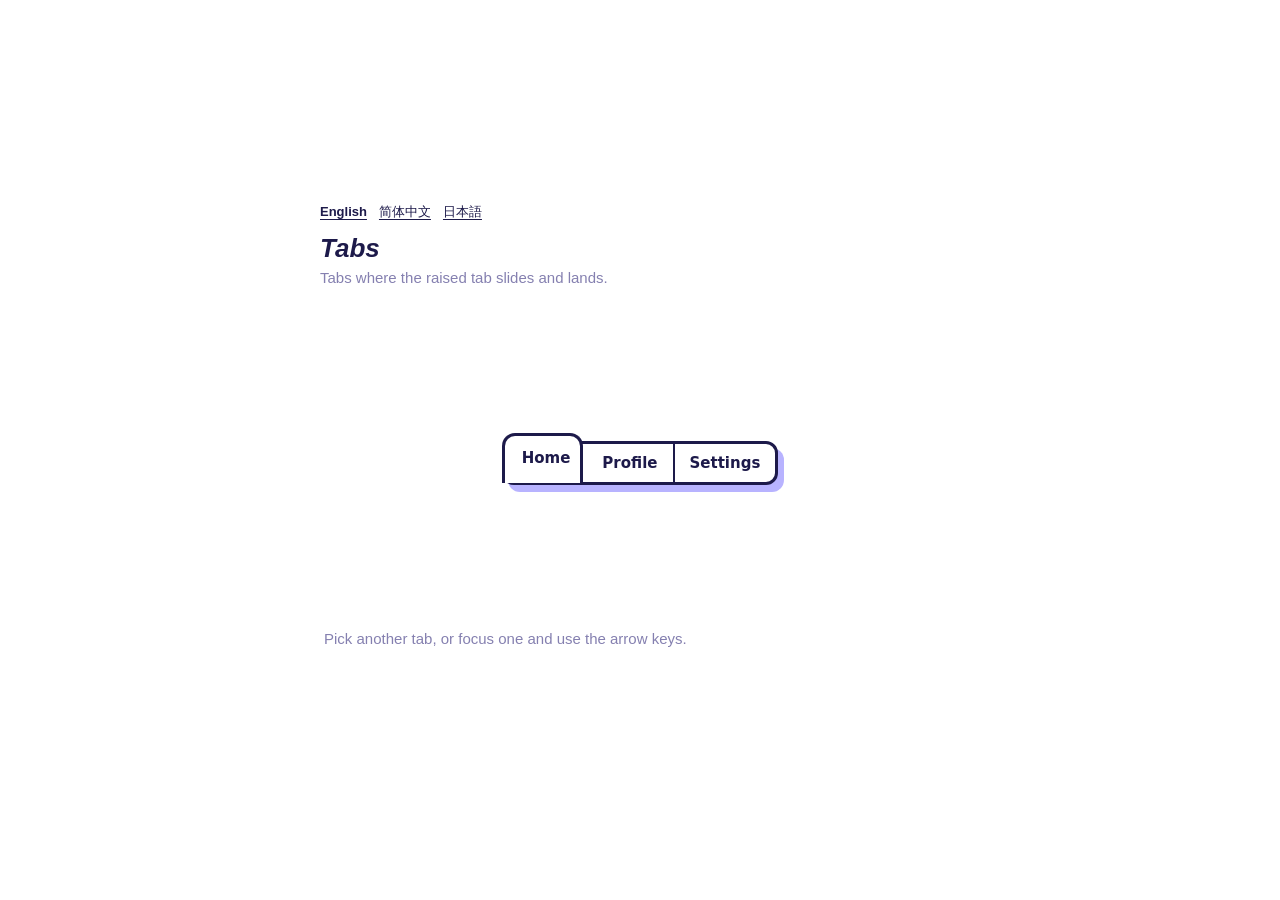
<file: tabs/index.html>
<!doctype html>
<html lang="en">
<head>
<meta charset="utf-8">
<meta name="viewport" content="width=device-width, initial-scale=1">
<title data-zh="Sakuga 选项卡" data-ja="Sakuga タブ">Sakuga Tabs</title>
<script src="../i18n.js"></script>
<link rel="stylesheet" href="../i18n.css">
<style>
  :root { --page: #ffffff; --text: #1d1a4a; --mute: #8580b0; }
  html { overflow-x: clip; background: var(--page); }
  body { margin: 0; min-height: 100vh; display: grid; place-items: center; background: var(--page); color: var(--text); font: 15px/1.45 -apple-system, "Helvetica Neue", "Segoe UI", sans-serif; overflow-x: clip; }
  main { width: min(640px, 100vw - 32px); padding: 40px 0 60px; }
  h1 { margin: 0; font: italic 800 26px/1.1 "Avenir Next", "Nunito", -apple-system, "Segoe UI", sans-serif; }
  .sub { margin: 4px 0 0; color: var(--mute); }
  .stage { display: flex; flex-wrap: wrap; align-items: center; justify-content: center; gap: 24px; min-height: 260px; padding: 40px 0; }
  .hint, .said { margin: 0 4px; color: var(--mute); } .said { min-height: 1.45em; margin-top: 8px; font-size: 13px; }
  code { font-size: 13px; }
  .embed body { place-items: start center; min-height: 0; } .embed h1, .embed .sub, .embed .hint { display: none; } .embed main { padding: 0; }
</style>
</head>
<body>
<main>
  <nav data-language-switch></nav>
  <h1 data-zh="选项卡" data-ja="タブ">Tabs</h1>
  <p class="sub" data-zh="切换时，凸起的选中框会滑到新选项的位置。" data-ja="切り替えると、浮き上がった選択枠が新しいタブまで滑っていきます。">Tabs where the raised tab slides and lands.</p>
  <div class="stage">
  <sakuga-tabs id="el" label="Sections" data-i18n-label="sections">
    <option value="Home" data-i18n="home">Home</option>
    <option value="Profile" data-i18n="profile">Profile</option>
    <option value="Settings" data-i18n="settings">Settings</option>
  </sakuga-tabs>
  </div>
  <p class="hint" data-zh="点击其他选项卡，或聚焦后用方向键切换。" data-ja="別のタブをクリックするか、タブにフォーカスして矢印キーを押してください。">Pick another tab, or focus one and use the arrow keys.</p>
  <p class="said" aria-live="polite"></p>
</main>
<script>
const { t, localize } = sakugaSite;
localize();
const el = document.getElementById('el'), said = document.querySelector('.said');
el.addEventListener('change', (e) => { said.textContent = t('tabChanged', e.detail.label); });
</script>
<script src="tabs.js"></script>
</body>
</html>
</file>
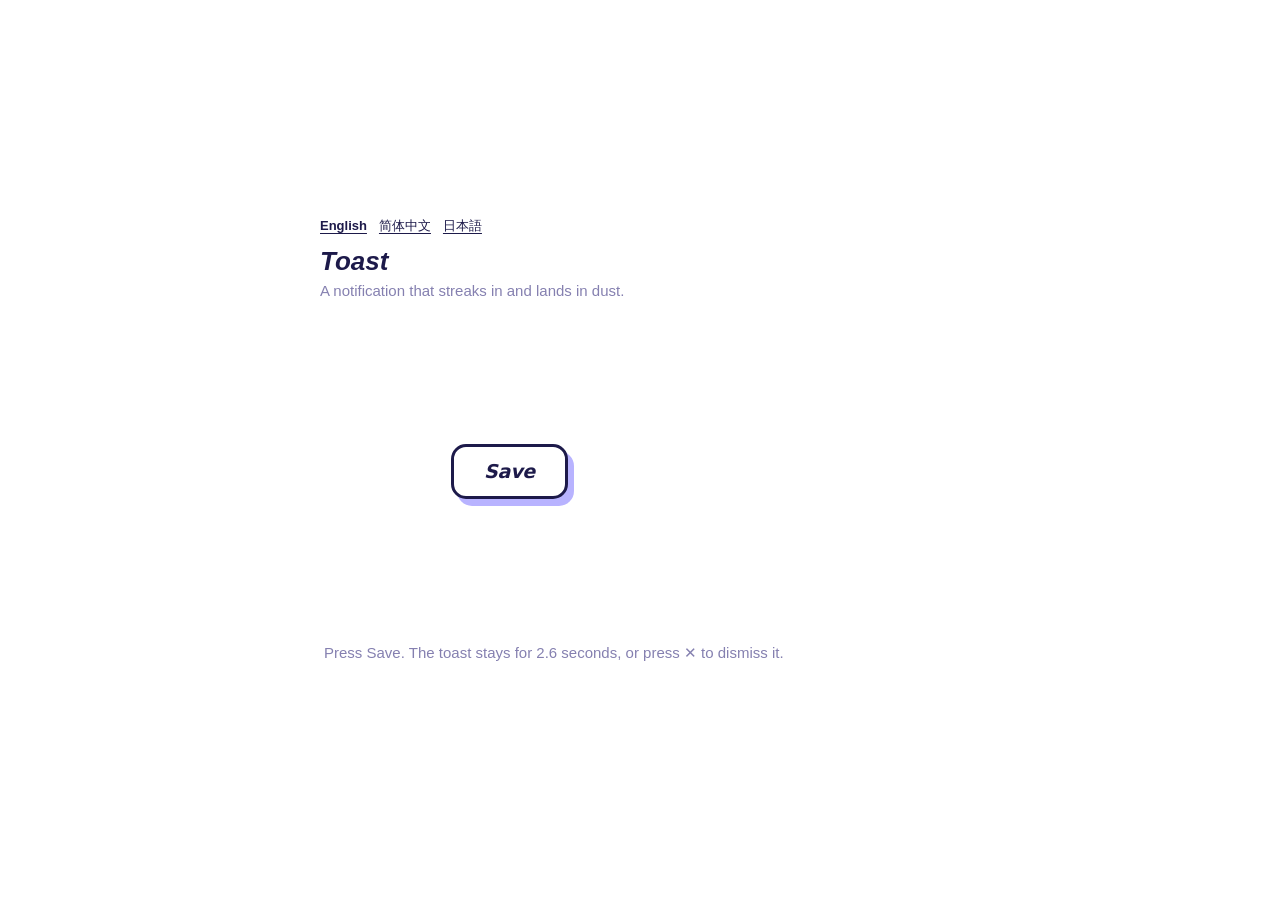
<file: toast/index.html>
<!doctype html>
<html lang="en">
<head>
<meta charset="utf-8">
<meta name="viewport" content="width=device-width, initial-scale=1">
<title data-zh="Sakuga 轻提示" data-ja="Sakuga トースト通知">Sakuga Toast</title>
<script src="../i18n.js"></script>
<link rel="stylesheet" href="../i18n.css">
<style>
  :root { --page: #ffffff; --text: #1d1a4a; --mute: #8580b0; }
  html { overflow-x: clip; background: var(--page); }
  body { margin: 0; min-height: 100vh; display: grid; place-items: center; background: var(--page); color: var(--text); font: 15px/1.45 -apple-system, "Helvetica Neue", "Segoe UI", sans-serif; overflow-x: clip; }
  main { width: min(640px, 100vw - 32px); padding: 40px 0 60px; }
  h1 { margin: 0; font: italic 800 26px/1.1 "Avenir Next", "Nunito", -apple-system, "Segoe UI", sans-serif; }
  .sub { margin: 4px 0 0; color: var(--mute); }
  .stage { display: flex; flex-wrap: wrap; align-items: center; justify-content: center; gap: 24px; min-height: 260px; padding: 40px 0; }
  .hint { margin: 0 4px; color: var(--mute); }
  code { font-size: 13px; }
  .embed body { place-items: start center; min-height: 0; } .embed h1, .embed .sub, .embed .hint { display: none; } .embed main { padding: 0; }
</style>
</head>
<body>
<main>
  <nav data-language-switch></nav>
  <h1 data-zh="轻提示" data-ja="トースト通知">Toast</h1>
  <p class="sub" data-zh="通知飞入时带着速度线，落定时扬起尘雾。" data-ja="通知がスピード線を引いて飛び込み、砂ぼこりを上げて止まります。">A notification that streaks in and lands in dust.</p>
  <div class="stage">
  <sakuga-button variant="secondary" id="go" data-i18n="save">Save</sakuga-button>
  <sakuga-toast id="el" data-i18n-dismiss-label="dismiss"></sakuga-toast>
  </div>
  <p class="hint" data-zh="点击「保存」。通知会在 2.6 秒后关闭，也可以点击 ✕ 提前关闭。" data-ja="「保存」を押してください。通知は 2.6 秒で消えます。✕ を押すとすぐに閉じられます。">Press Save. The toast stays for 2.6 seconds, or press ✕ to dismiss it.</p>
</main>
<script>
const { t, localize } = sakugaSite;
localize();
const el = document.getElementById('el');
document.getElementById('go').addEventListener('click', () => el.show(t('saved')));
</script>
<script src="toast.js"></script>
<script src="../button/button.js"></script>
</body>
</html>
</file>
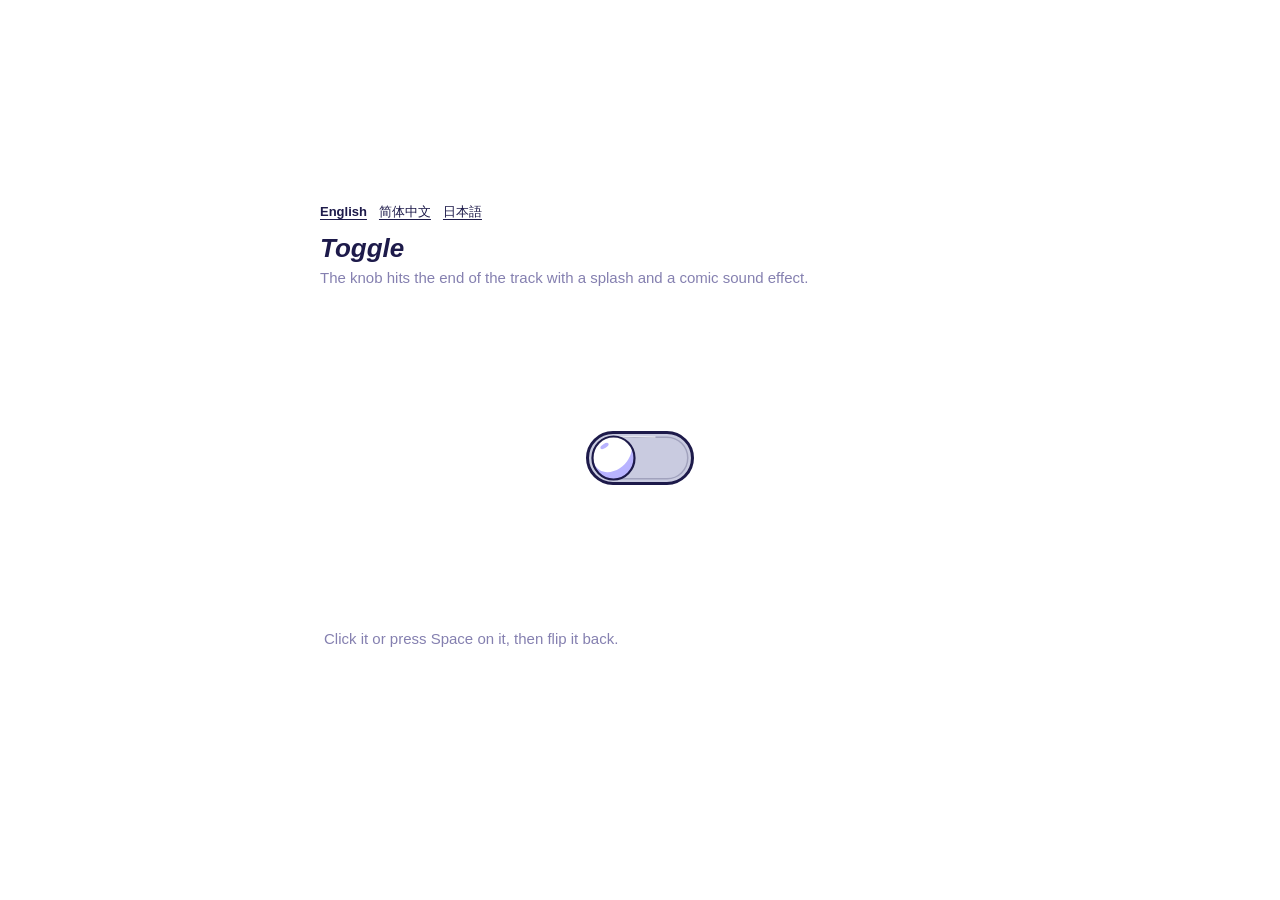
<file: toggle/index.html>
<!doctype html>
<html lang="en">
<head>
<meta charset="utf-8">
<meta name="viewport" content="width=device-width, initial-scale=1">
<title data-zh="Sakuga 开关" data-ja="Sakuga トグルスイッチ">Sakuga Toggle</title>
<script src="../i18n.js"></script>
<link rel="stylesheet" href="../i18n.css">
<style>
  :root { --page: #ffffff; --text: #1d1a4a; --mute: #8580b0; }
  html { overflow-x: clip; background: var(--page); }
  body { margin: 0; min-height: 100vh; display: grid; place-items: center; background: var(--page); color: var(--text); font: 15px/1.45 -apple-system, "Helvetica Neue", "Segoe UI", sans-serif; overflow-x: clip; }
  main { width: min(640px, 100vw - 32px); padding: 40px 0 60px; }
  h1 { margin: 0; font: italic 800 26px/1.1 "Avenir Next", "Nunito", -apple-system, "Segoe UI", sans-serif; }
  .sub { margin: 4px 0 0; color: var(--mute); }
  .stage { display: flex; flex-wrap: wrap; align-items: center; justify-content: center; gap: 24px; min-height: 260px; padding: 40px 0; }
  .hint, .said { margin: 0 4px; color: var(--mute); } .said { min-height: 1.45em; margin-top: 8px; font-size: 13px; }
  code { font-size: 13px; }
  .embed body { place-items: start center; min-height: 0; } .embed h1, .embed .sub, .embed .hint { display: none; } .embed main { padding: 0; }
</style>
</head>
<body>
<main>
  <nav data-language-switch></nav>
  <h1 data-zh="开关" data-ja="トグルスイッチ">Toggle</h1>
  <p class="sub" data-zh="拨钮撞到轨道两端时会回弹，溅起水花和漫画拟声字。" data-ja="つまみが端にぶつかって跳ね返ると、水しぶきと描き文字が飛び出します。">The knob hits the end of the track with a splash and a comic sound effect.</p>
  <div class="stage">
  <sakuga-toggle id="el" label="Notifications" data-i18n-label="notifications"></sakuga-toggle>
  </div>
  <p class="hint" data-zh="点击开关，或聚焦后按空格键；再操作一次切回原状态。" data-ja="クリックするか、フォーカスしてスペースキーを押してください。もう一度操作すると元に戻ります。">Click it or press Space on it, then flip it back.</p>
  <p class="said" aria-live="polite"></p>
</main>
<script>
const { t, localize } = sakugaSite;
localize();
const el = document.getElementById('el'), said = document.querySelector('.said');
el.addEventListener('change', () => { said.textContent = t(el.checked ? 'on' : 'off'); });
</script>
<script src="toggle.js"></script>
</body>
</html>
</file>
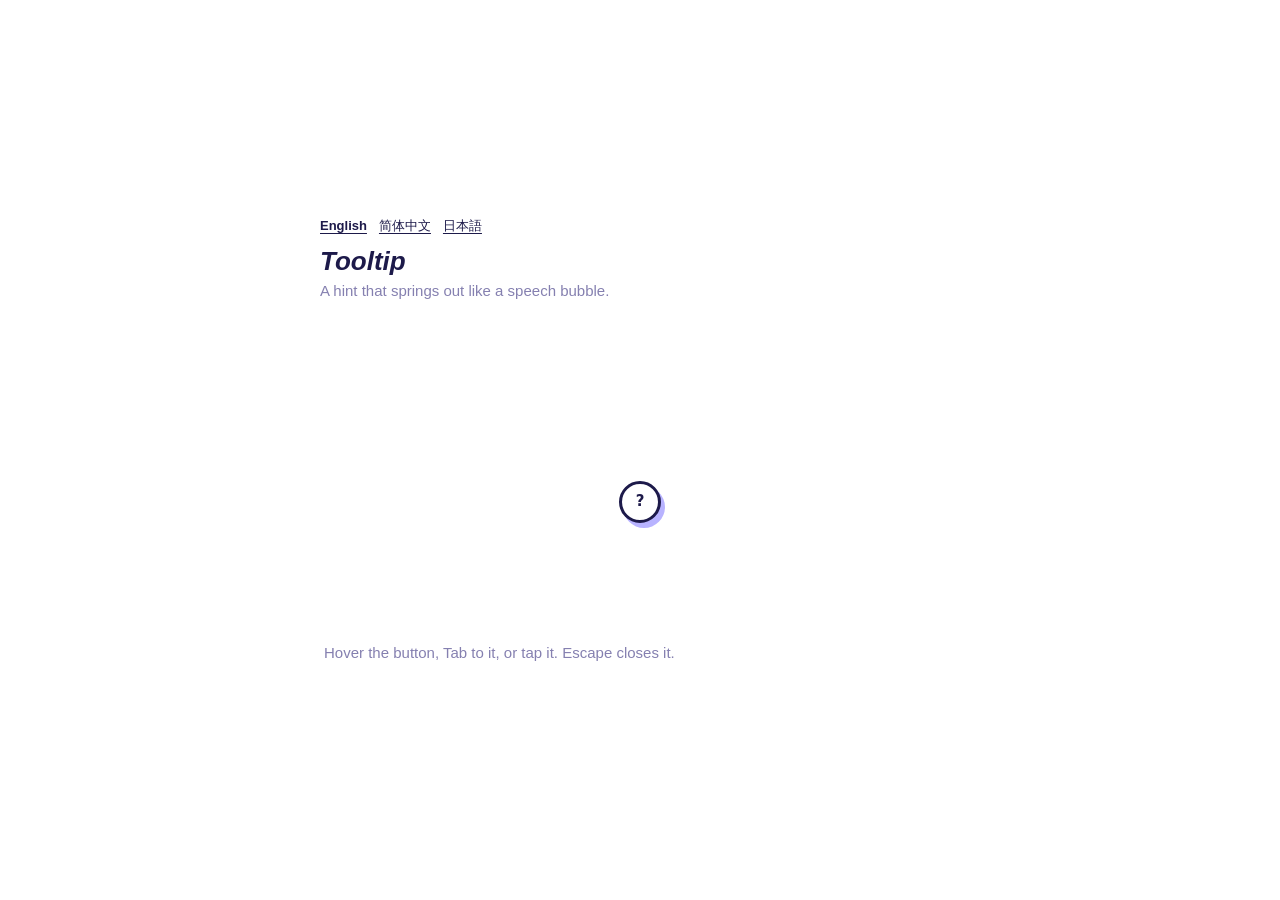
<file: tooltip/index.html>
<!doctype html>
<html lang="en">
<head>
<meta charset="utf-8">
<meta name="viewport" content="width=device-width, initial-scale=1">
<title data-zh="Sakuga 工具提示" data-ja="Sakuga ツールチップ">Sakuga Tooltip</title>
<script src="../i18n.js"></script>
<link rel="stylesheet" href="../i18n.css">
<style>
  :root { --page: #ffffff; --text: #1d1a4a; --mute: #8580b0; }
  html { overflow-x: clip; background: var(--page); }
  body { margin: 0; min-height: 100vh; display: grid; place-items: center; background: var(--page); color: var(--text); font: 15px/1.45 -apple-system, "Helvetica Neue", "Segoe UI", sans-serif; overflow-x: clip; }
  main { width: min(640px, 100vw - 32px); padding: 40px 0 60px; }
  h1 { margin: 0; font: italic 800 26px/1.1 "Avenir Next", "Nunito", -apple-system, "Segoe UI", sans-serif; }
  .sub { margin: 4px 0 0; color: var(--mute); }
  .stage { display: flex; flex-wrap: wrap; align-items: center; justify-content: center; gap: 24px; min-height: 260px; padding: 40px 0; }
  .hint { margin: 0 4px; color: var(--mute); }
  code { font-size: 13px; }
  .embed body { place-items: start center; min-height: 0; } .embed h1, .embed .sub, .embed .hint { display: none; } .embed main { padding: 0; }
</style>
</head>
<body>
<main>
  <nav data-language-switch></nav>
  <h1 data-zh="工具提示" data-ja="ツールチップ">Tooltip</h1>
  <p class="sub" data-zh="提示像漫画里的对话气泡一样弹出。" data-ja="漫画の吹き出しのようにヒントが飛び出します。">A hint that springs out like a speech bubble.</p>
  <div class="stage">
  <sakuga-tooltip id="el" text="Helpful hint!" data-i18n-text="helpfulHint" data-i18n-label="help"></sakuga-tooltip>
  </div>
  <p class="hint" data-zh="将鼠标悬停在按钮上、按 Tab 键聚焦，或轻触按钮。按 Esc 键关闭。" data-ja="ボタンにマウスを重ねるか、Tab キーでフォーカスするか、タップしてください。Esc キーで閉じます。">Hover the button, Tab to it, or tap it. Escape closes it.</p>
</main>
<script>sakugaSite.localize();</script>
<script src="tooltip.js"></script>
</body>
</html>
</file>
<file: i18n.css>
[data-language-switch] { display: flex; flex-wrap: wrap; gap: 4px 12px; font-size: 13px; }
main > [data-language-switch] { margin-bottom: 12px; }
[data-language-switch] a { color: inherit; text-underline-offset: .2em; }
[data-language-switch] [aria-current="page"] { font-weight: 800; }
.embed main > [data-language-switch] { display: none; }
</file>
